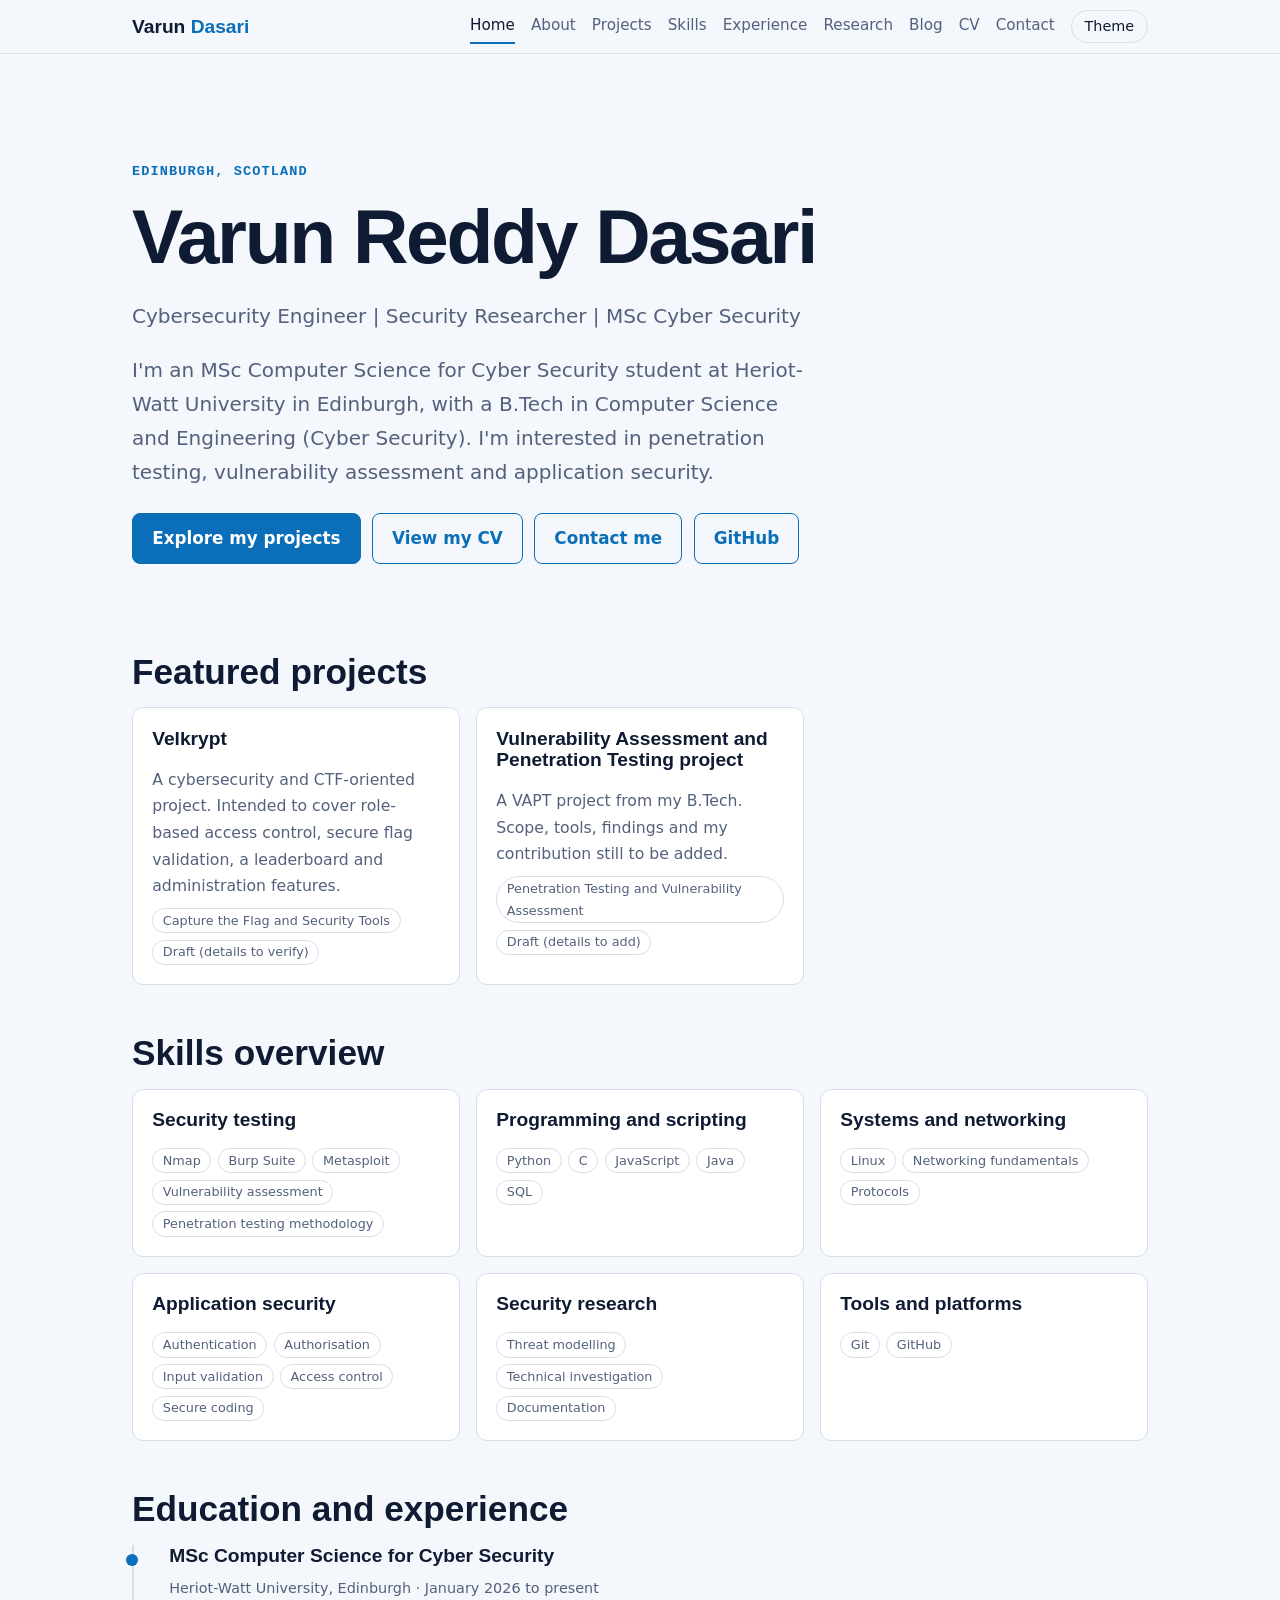
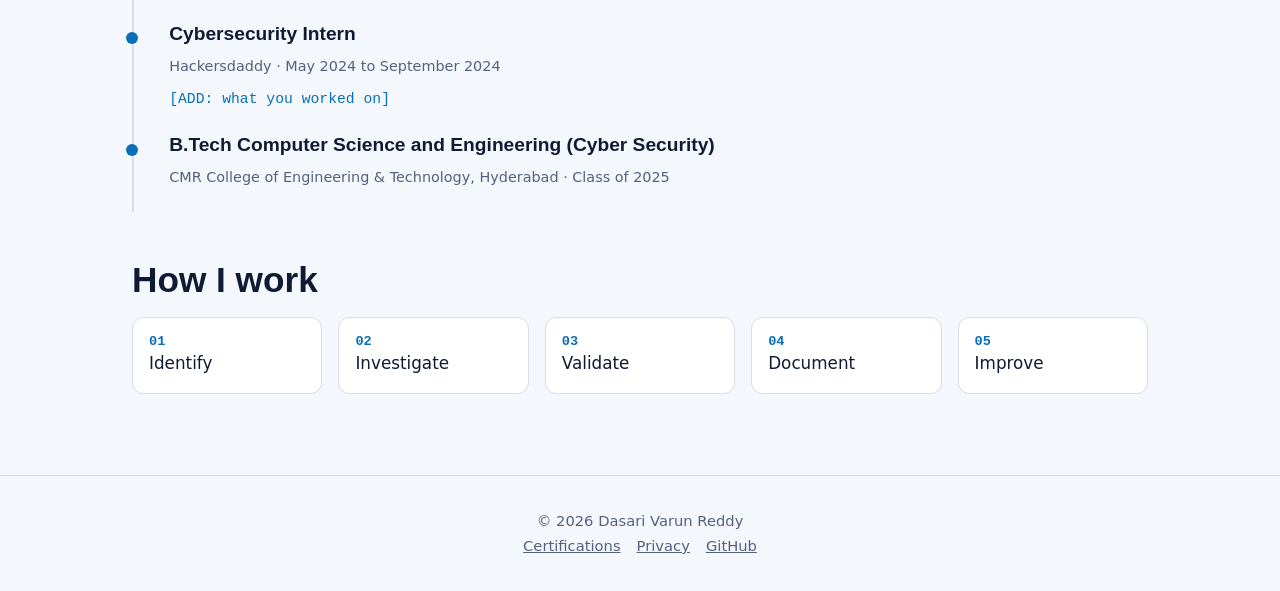
<file: index.html>
<!DOCTYPE html>
<html lang="en"><head><meta charset="utf-8"><meta name="viewport" content="width=device-width,initial-scale=1">
<meta http-equiv="Content-Security-Policy" content="default-src 'none'; script-src 'self'; style-src 'self' https://fonts.googleapis.com; font-src https://fonts.gstatic.com; img-src 'self' data:; connect-src 'self' https://api.github.com; base-uri 'none'; form-action 'none'">
<meta name="referrer" content="strict-origin-when-cross-origin">
<title>Home · Varun Dasari</title>
<meta name="description" content="Varun Dasari, MSc Cyber Security student in Edinburgh. Home.">
<link rel="icon" href="data:image/svg+xml,%3Csvg xmlns='http://www.w3.org/2000/svg' viewBox='0 0 32 32'%3E%3Crect width='32' height='32' rx='7' fill='%230a1020'/%3E%3Ctext x='16' y='22' font-size='16' font-family='sans-serif' font-weight='700' fill='%234cc9f0' text-anchor='middle'%3EVD%3C/text%3E%3C/svg%3E">
<link href="https://fonts.googleapis.com/css2?family=Bricolage+Grotesque:wght@600;800&family=Figtree:wght@400;500;600&display=swap" rel="stylesheet">
<link rel="stylesheet" href="styles.css"></head>
<body data-page="home"><a class="skip" href="#main">Skip to content</a>
<main id="main"><div class="wrap" id="app"><noscript>This site needs JavaScript enabled.</noscript></div></main>
<script src="site.js" defer></script></body></html>
</file>
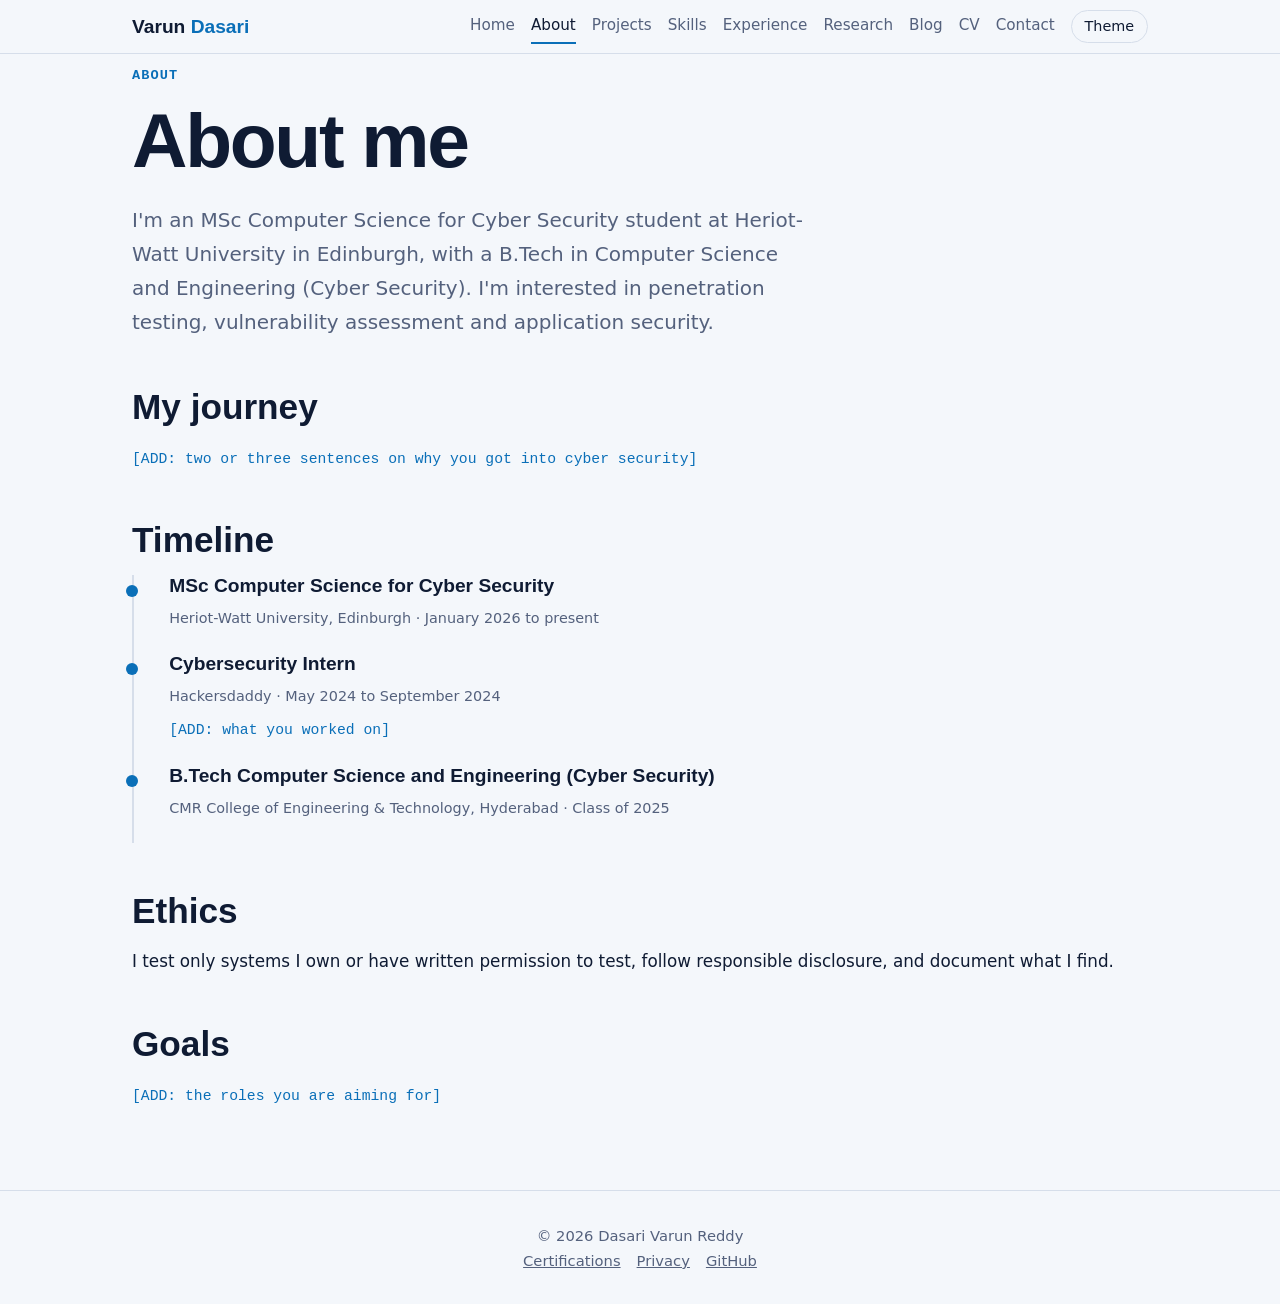
<file: about.html>
<!DOCTYPE html>
<html lang="en"><head><meta charset="utf-8"><meta name="viewport" content="width=device-width,initial-scale=1">
<meta http-equiv="Content-Security-Policy" content="default-src 'none'; script-src 'self'; style-src 'self' https://fonts.googleapis.com; font-src https://fonts.gstatic.com; img-src 'self' data:; connect-src 'self' https://api.github.com; base-uri 'none'; form-action 'none'">
<meta name="referrer" content="strict-origin-when-cross-origin">
<title>About · Varun Reddy Dasari</title>
<meta name="description" content="Varun Dasari, MSc Cyber Security student in Edinburgh. About.">
<link rel="icon" href="data:image/svg+xml,%3Csvg xmlns='http://www.w3.org/2000/svg' viewBox='0 0 32 32'%3E%3Crect width='32' height='32' rx='7' fill='%230a1020'/%3E%3Ctext x='16' y='22' font-size='16' font-family='sans-serif' font-weight='700' fill='%234cc9f0' text-anchor='middle'%3EVD%3C/text%3E%3C/svg%3E">
<link href="https://fonts.googleapis.com/css2?family=Bricolage+Grotesque:wght@600;800&family=Figtree:wght@400;500;600&display=swap" rel="stylesheet">
<link rel="stylesheet" href="styles.css"></head>
<body data-page="about"><a class="skip" href="#main">Skip to content</a>
<main id="main"><div class="wrap" id="app"><noscript>This site needs JavaScript enabled.</noscript></div></main>
<script src="site.js" defer></script></body></html>
</file>
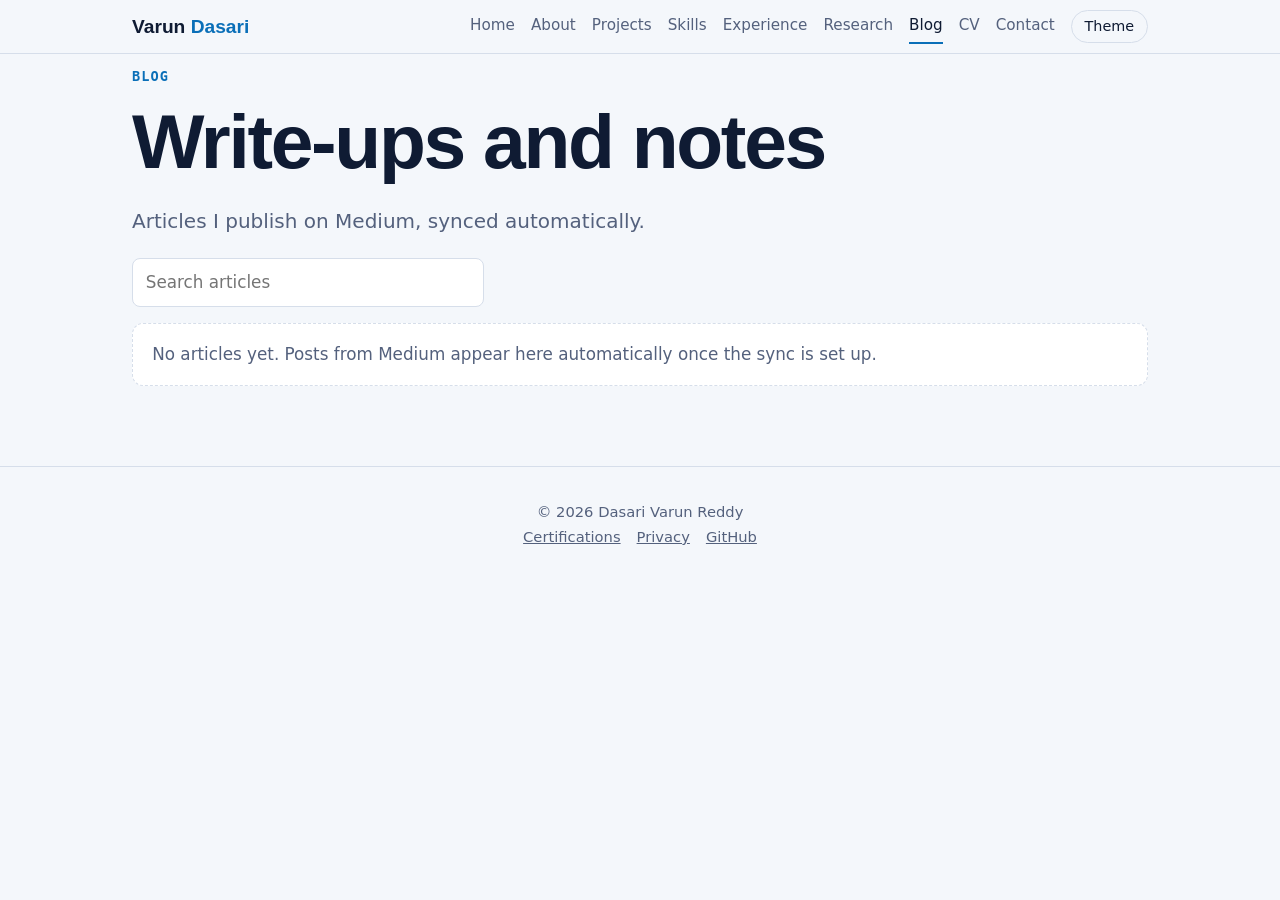
<file: blog.html>
<!DOCTYPE html>
<html lang="en"><head><meta charset="utf-8"><meta name="viewport" content="width=device-width,initial-scale=1">
<meta http-equiv="Content-Security-Policy" content="default-src 'none'; script-src 'self'; style-src 'self' https://fonts.googleapis.com; font-src https://fonts.gstatic.com; img-src 'self' data:; connect-src 'self' https://api.github.com; base-uri 'none'; form-action 'none'">
<meta name="referrer" content="strict-origin-when-cross-origin">
<title>Blog · Varun Dasari</title>
<meta name="description" content="Varun Dasari, MSc Cyber Security student in Edinburgh. Blog.">
<link rel="icon" href="data:image/svg+xml,%3Csvg xmlns='http://www.w3.org/2000/svg' viewBox='0 0 32 32'%3E%3Crect width='32' height='32' rx='7' fill='%230a1020'/%3E%3Ctext x='16' y='22' font-size='16' font-family='sans-serif' font-weight='700' fill='%234cc9f0' text-anchor='middle'%3EVD%3C/text%3E%3C/svg%3E">
<link href="https://fonts.googleapis.com/css2?family=Bricolage+Grotesque:wght@600;800&family=Figtree:wght@400;500;600&display=swap" rel="stylesheet">
<link rel="stylesheet" href="styles.css"></head>
<body data-page="blog"><a class="skip" href="#main">Skip to content</a>
<main id="main"><div class="wrap" id="app"><noscript>This site needs JavaScript enabled.</noscript></div></main>
<script src="site.js" defer></script></body></html>
</file>
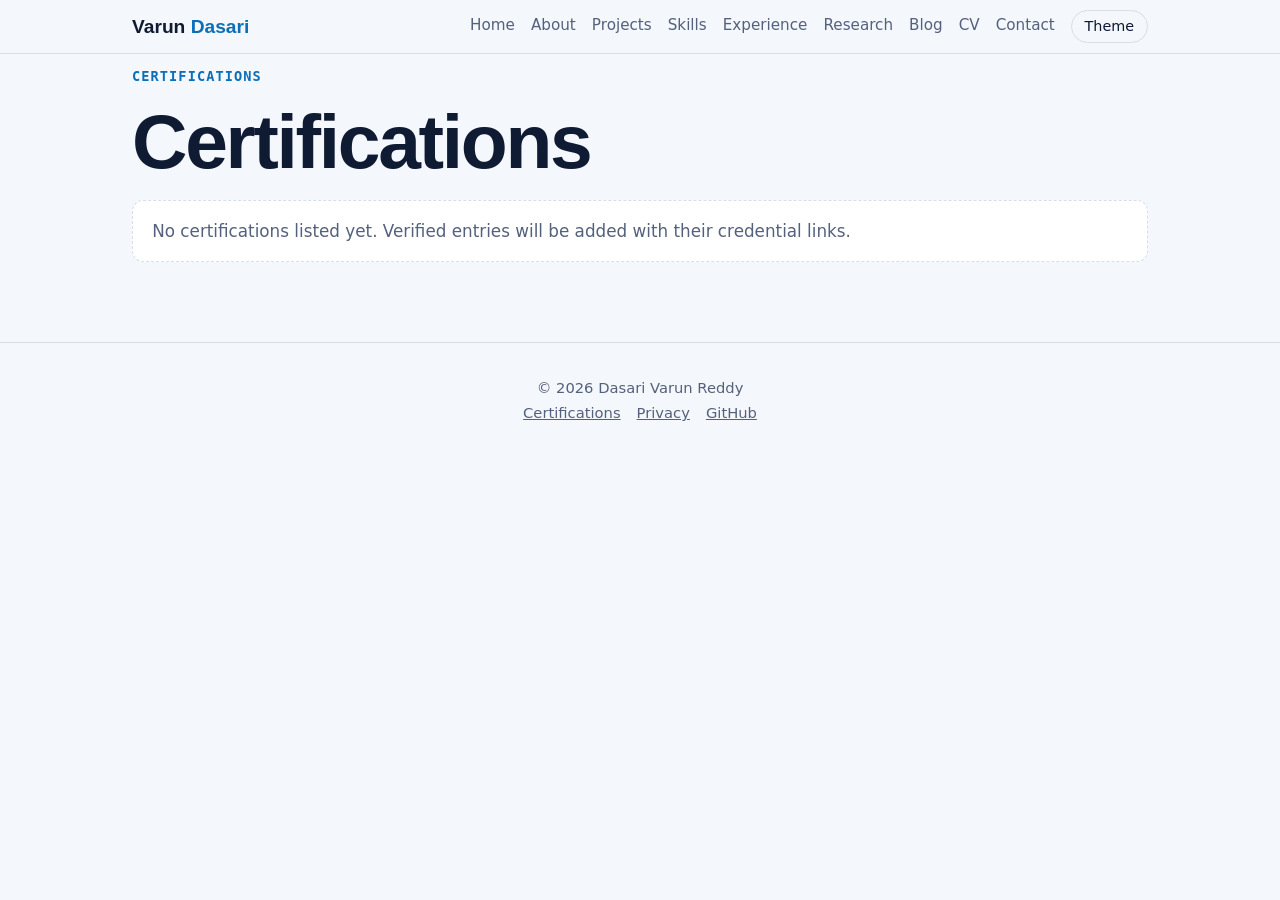
<file: certifications.html>
<!DOCTYPE html>
<html lang="en"><head><meta charset="utf-8"><meta name="viewport" content="width=device-width,initial-scale=1">
<meta http-equiv="Content-Security-Policy" content="default-src 'none'; script-src 'self'; style-src 'self' https://fonts.googleapis.com; font-src https://fonts.gstatic.com; img-src 'self' data:; connect-src 'self' https://api.github.com; base-uri 'none'; form-action 'none'">
<meta name="referrer" content="strict-origin-when-cross-origin">
<title>Certifications · Varun Dasari</title>
<meta name="description" content="Varun Dasari, MSc Cyber Security student in Edinburgh. Certifications.">
<link rel="icon" href="data:image/svg+xml,%3Csvg xmlns='http://www.w3.org/2000/svg' viewBox='0 0 32 32'%3E%3Crect width='32' height='32' rx='7' fill='%230a1020'/%3E%3Ctext x='16' y='22' font-size='16' font-family='sans-serif' font-weight='700' fill='%234cc9f0' text-anchor='middle'%3EVD%3C/text%3E%3C/svg%3E">
<link href="https://fonts.googleapis.com/css2?family=Bricolage+Grotesque:wght@600;800&family=Figtree:wght@400;500;600&display=swap" rel="stylesheet">
<link rel="stylesheet" href="styles.css"></head>
<body data-page="certifications"><a class="skip" href="#main">Skip to content</a>
<main id="main"><div class="wrap" id="app"><noscript>This site needs JavaScript enabled.</noscript></div></main>
<script src="site.js" defer></script></body></html>
</file>
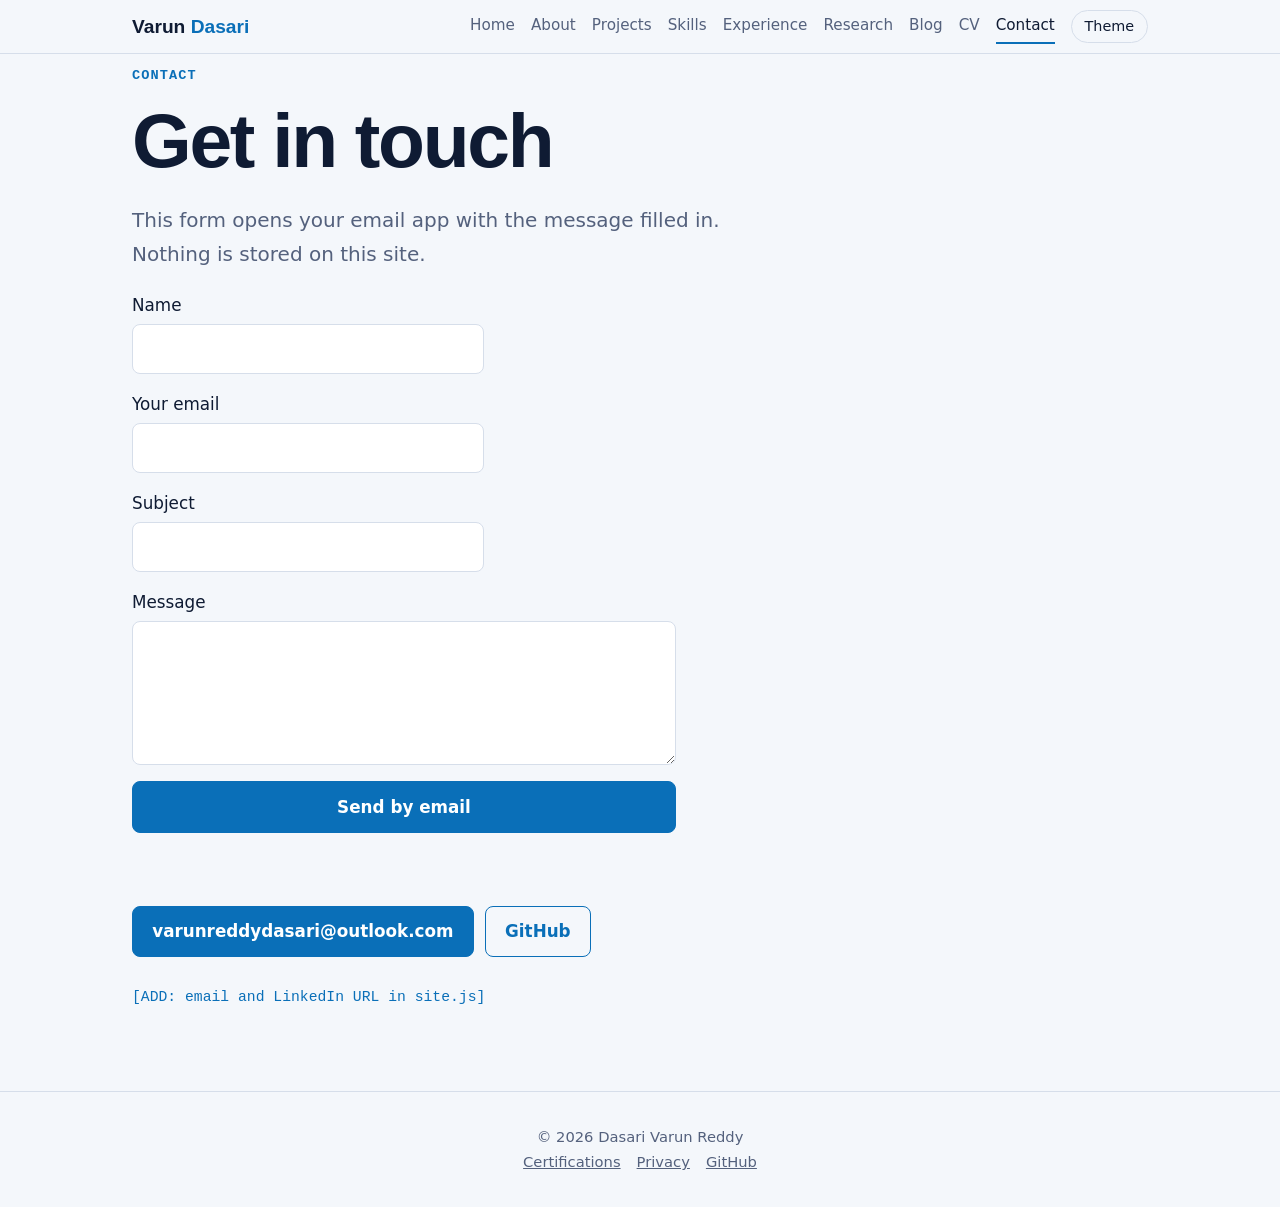
<file: contact.html>
<!DOCTYPE html>
<html lang="en"><head><meta charset="utf-8"><meta name="viewport" content="width=device-width,initial-scale=1">
<meta http-equiv="Content-Security-Policy" content="default-src 'none'; script-src 'self'; style-src 'self' https://fonts.googleapis.com; font-src https://fonts.gstatic.com; img-src 'self' data:; connect-src 'self' https://api.github.com; base-uri 'none'; form-action 'none'">
<meta name="referrer" content="strict-origin-when-cross-origin">
<title>Contact · Varun Dasari</title>
<meta name="description" content="Varun Dasari, MSc Cyber Security student in Edinburgh. Contact.">
<link rel="icon" href="data:image/svg+xml,%3Csvg xmlns='http://www.w3.org/2000/svg' viewBox='0 0 32 32'%3E%3Crect width='32' height='32' rx='7' fill='%230a1020'/%3E%3Ctext x='16' y='22' font-size='16' font-family='sans-serif' font-weight='700' fill='%234cc9f0' text-anchor='middle'%3EVD%3C/text%3E%3C/svg%3E">
<link href="https://fonts.googleapis.com/css2?family=Bricolage+Grotesque:wght@600;800&family=Figtree:wght@400;500;600&display=swap" rel="stylesheet">
<link rel="stylesheet" href="styles.css"></head>
<body data-page="contact"><a class="skip" href="#main">Skip to content</a>
<main id="main"><div class="wrap" id="app"><noscript>This site needs JavaScript enabled.</noscript></div></main>
<script src="site.js" defer></script></body></html>
</file>
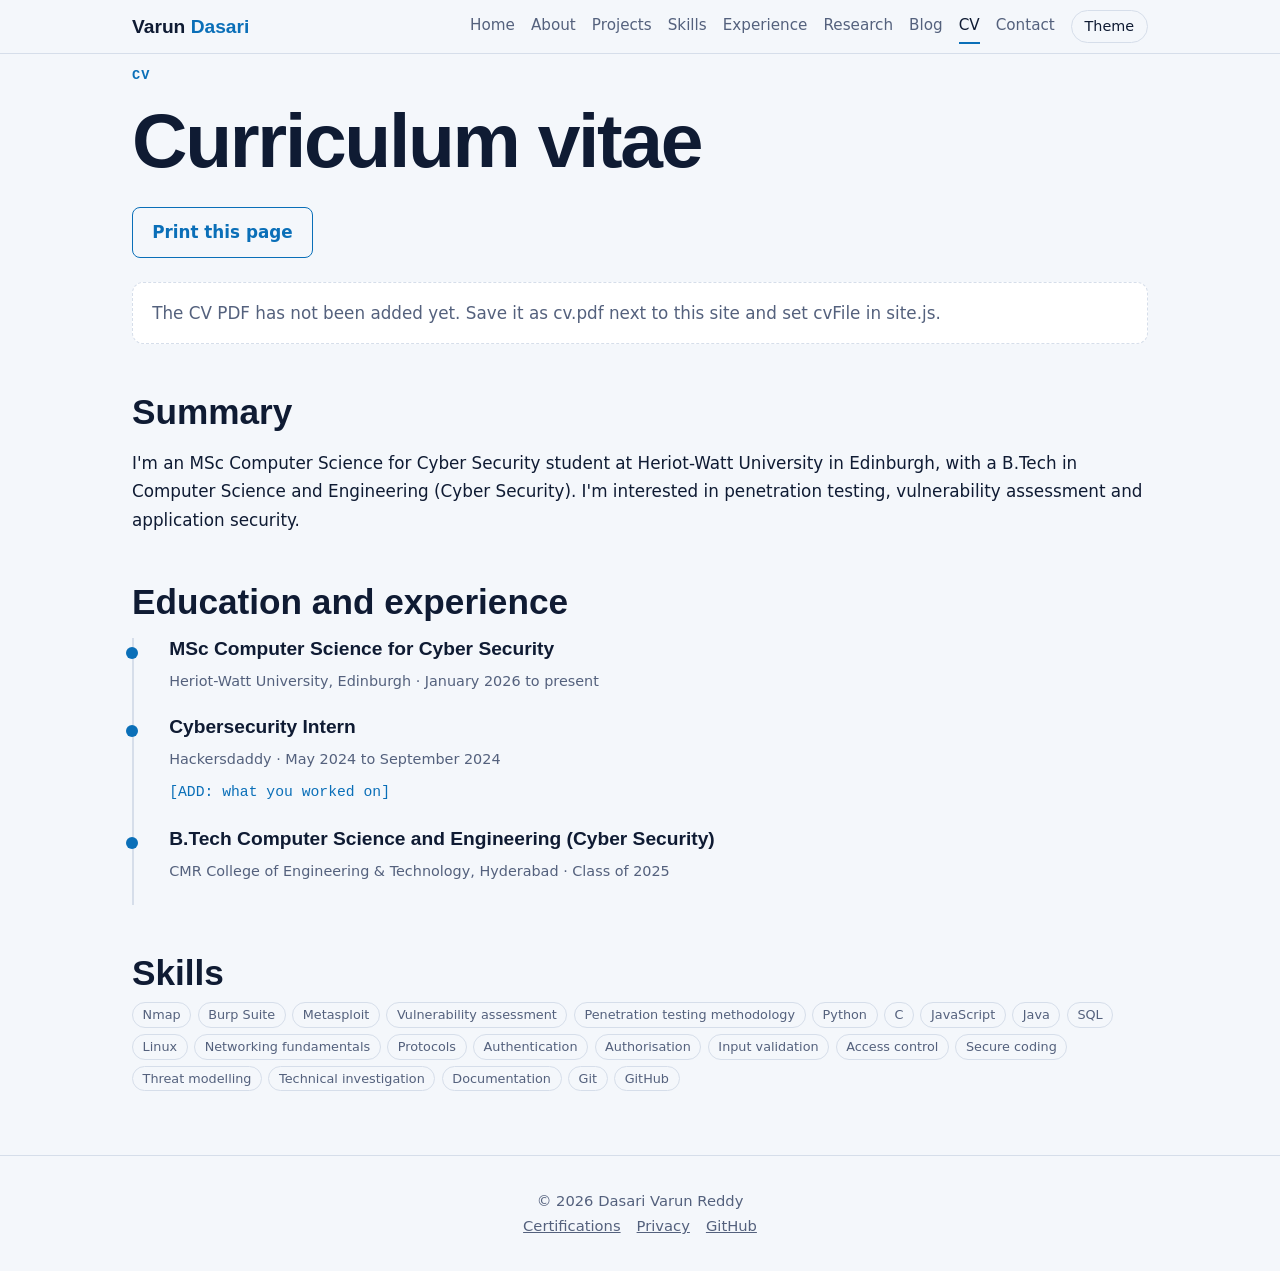
<file: cv.html>
<!DOCTYPE html>
<html lang="en"><head><meta charset="utf-8"><meta name="viewport" content="width=device-width,initial-scale=1">
<meta http-equiv="Content-Security-Policy" content="default-src 'none'; script-src 'self'; style-src 'self' https://fonts.googleapis.com; font-src https://fonts.gstatic.com; img-src 'self' data:; connect-src 'self' https://api.github.com; base-uri 'none'; form-action 'none'">
<meta name="referrer" content="strict-origin-when-cross-origin">
<title>CV · Varun Dasari</title>
<meta name="description" content="Varun Dasari, MSc Cyber Security student in Edinburgh. CV.">
<link rel="icon" href="data:image/svg+xml,%3Csvg xmlns='http://www.w3.org/2000/svg' viewBox='0 0 32 32'%3E%3Crect width='32' height='32' rx='7' fill='%230a1020'/%3E%3Ctext x='16' y='22' font-size='16' font-family='sans-serif' font-weight='700' fill='%234cc9f0' text-anchor='middle'%3EVD%3C/text%3E%3C/svg%3E">
<link href="https://fonts.googleapis.com/css2?family=Bricolage+Grotesque:wght@600;800&family=Figtree:wght@400;500;600&display=swap" rel="stylesheet">
<link rel="stylesheet" href="styles.css"></head>
<body data-page="cv"><a class="skip" href="#main">Skip to content</a>
<main id="main"><div class="wrap" id="app"><noscript>This site needs JavaScript enabled.</noscript></div></main>
<script src="site.js" defer></script></body></html>
</file>
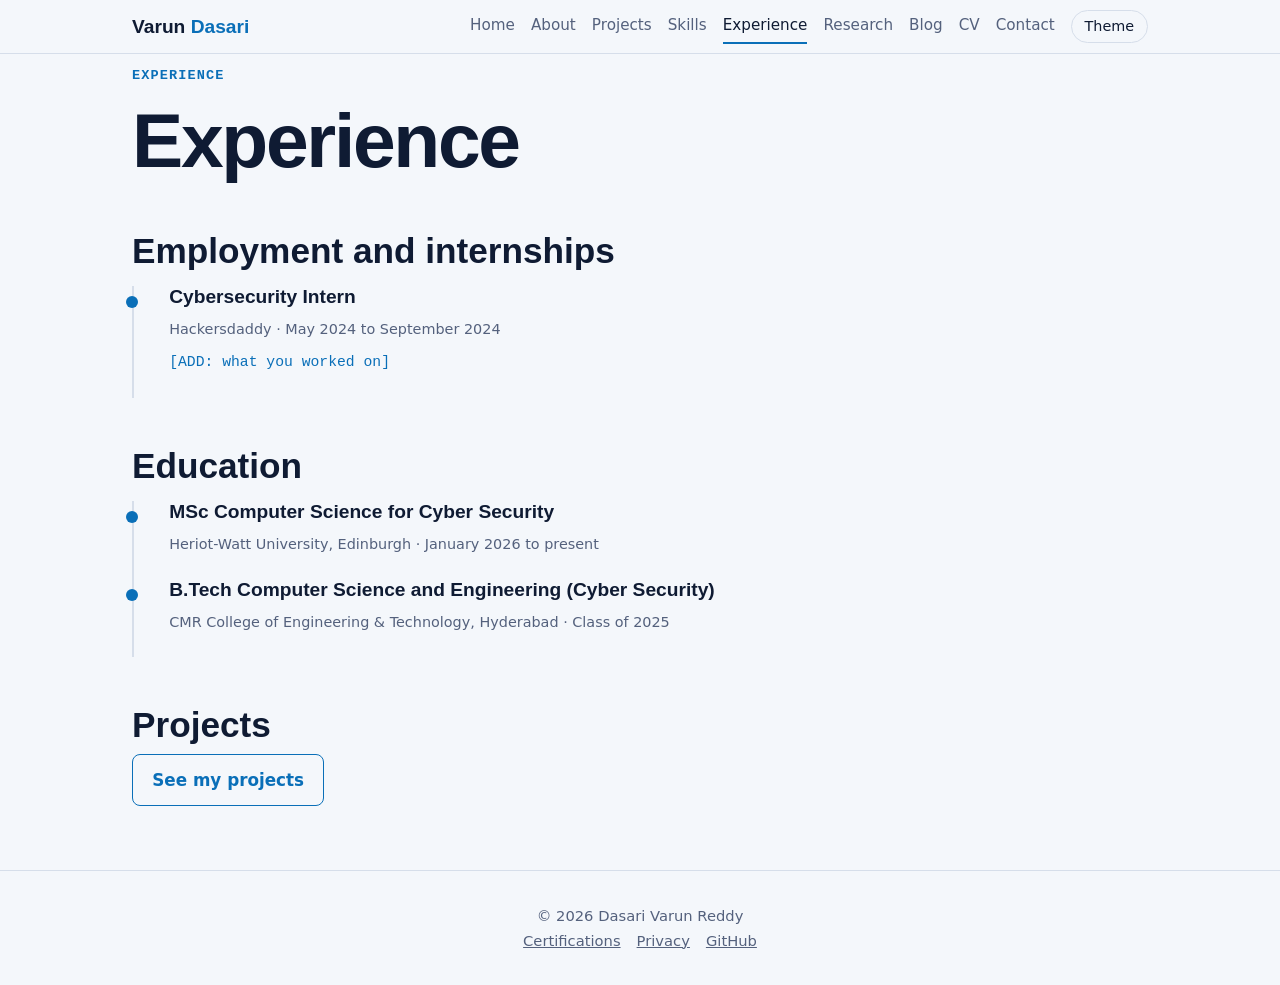
<file: experience.html>
<!DOCTYPE html>
<html lang="en"><head><meta charset="utf-8"><meta name="viewport" content="width=device-width,initial-scale=1">
<meta http-equiv="Content-Security-Policy" content="default-src 'none'; script-src 'self'; style-src 'self' https://fonts.googleapis.com; font-src https://fonts.gstatic.com; img-src 'self' data:; connect-src 'self' https://api.github.com; base-uri 'none'; form-action 'none'">
<meta name="referrer" content="strict-origin-when-cross-origin">
<title>Experience · Varun Dasari</title>
<meta name="description" content="Varun Dasari, MSc Cyber Security student in Edinburgh. Experience.">
<link rel="icon" href="data:image/svg+xml,%3Csvg xmlns='http://www.w3.org/2000/svg' viewBox='0 0 32 32'%3E%3Crect width='32' height='32' rx='7' fill='%230a1020'/%3E%3Ctext x='16' y='22' font-size='16' font-family='sans-serif' font-weight='700' fill='%234cc9f0' text-anchor='middle'%3EVD%3C/text%3E%3C/svg%3E">
<link href="https://fonts.googleapis.com/css2?family=Bricolage+Grotesque:wght@600;800&family=Figtree:wght@400;500;600&display=swap" rel="stylesheet">
<link rel="stylesheet" href="styles.css"></head>
<body data-page="experience"><a class="skip" href="#main">Skip to content</a>
<main id="main"><div class="wrap" id="app"><noscript>This site needs JavaScript enabled.</noscript></div></main>
<script src="site.js" defer></script></body></html>
</file>
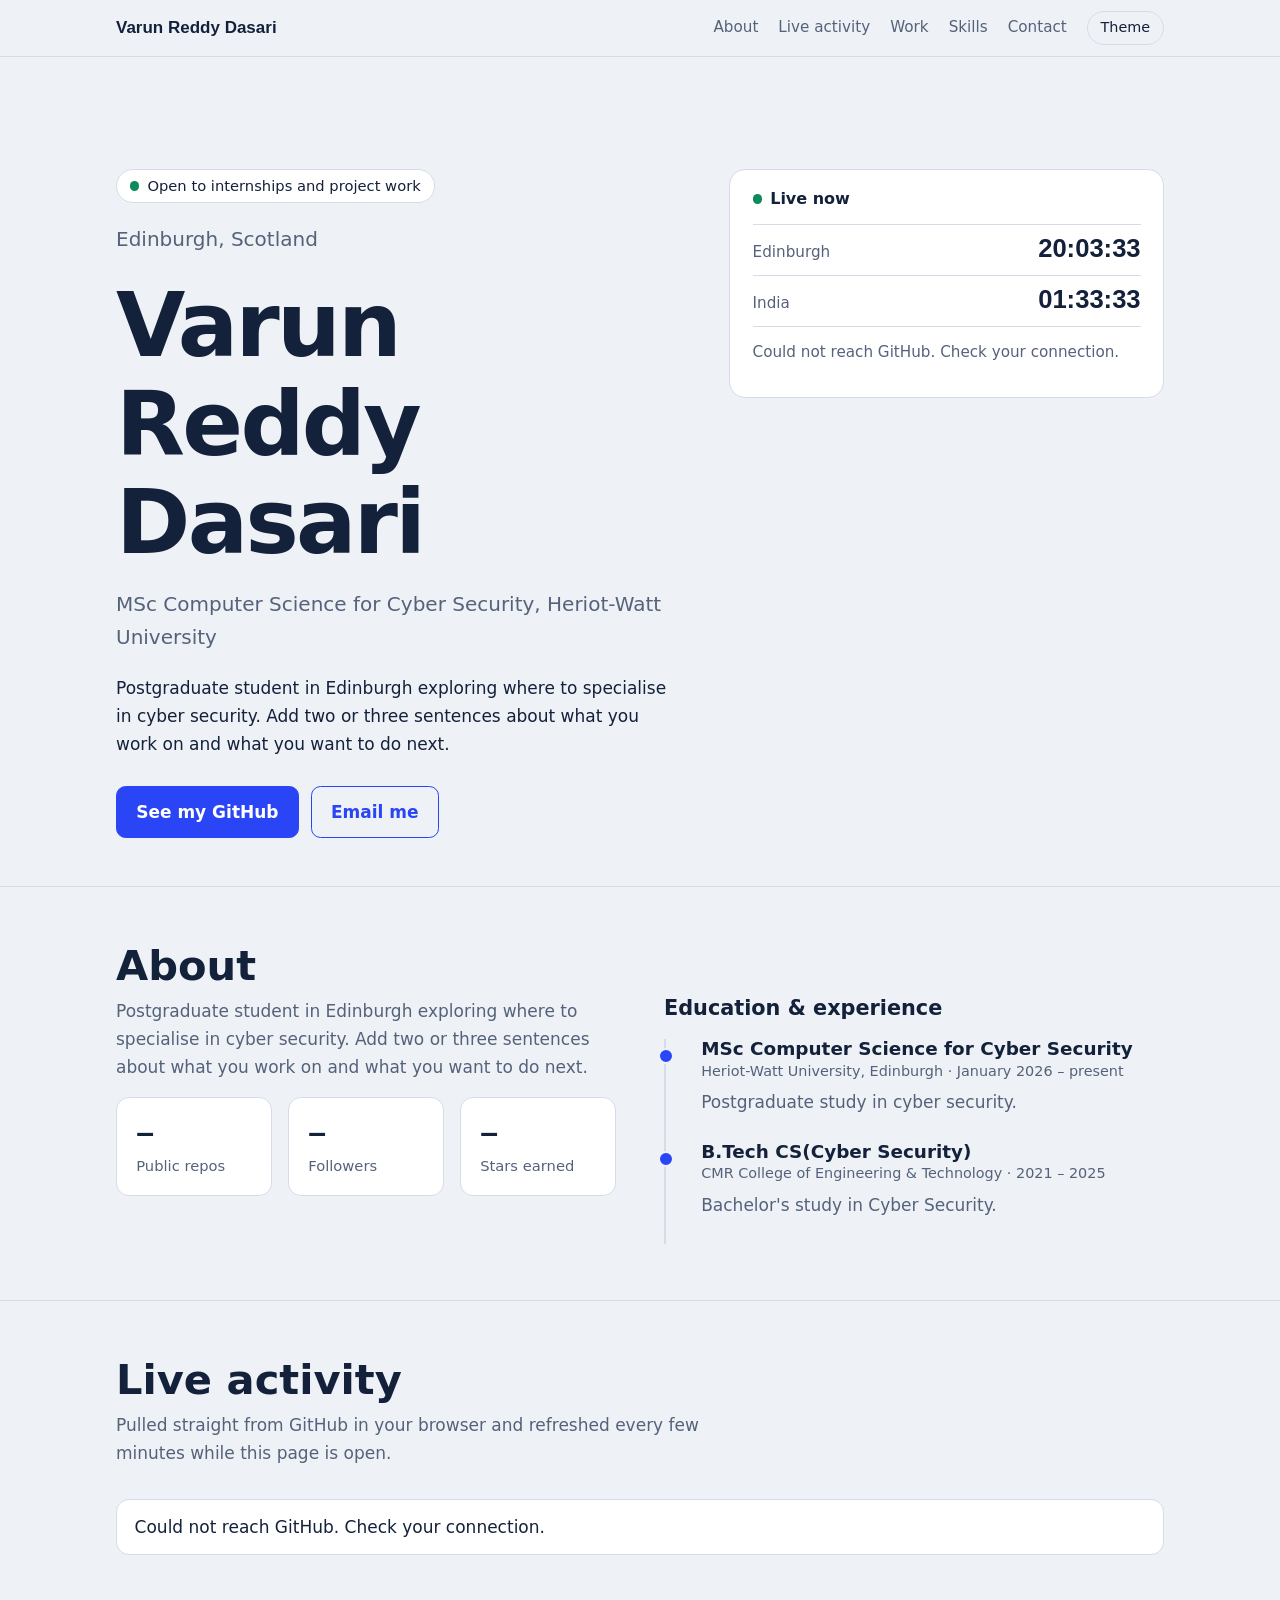
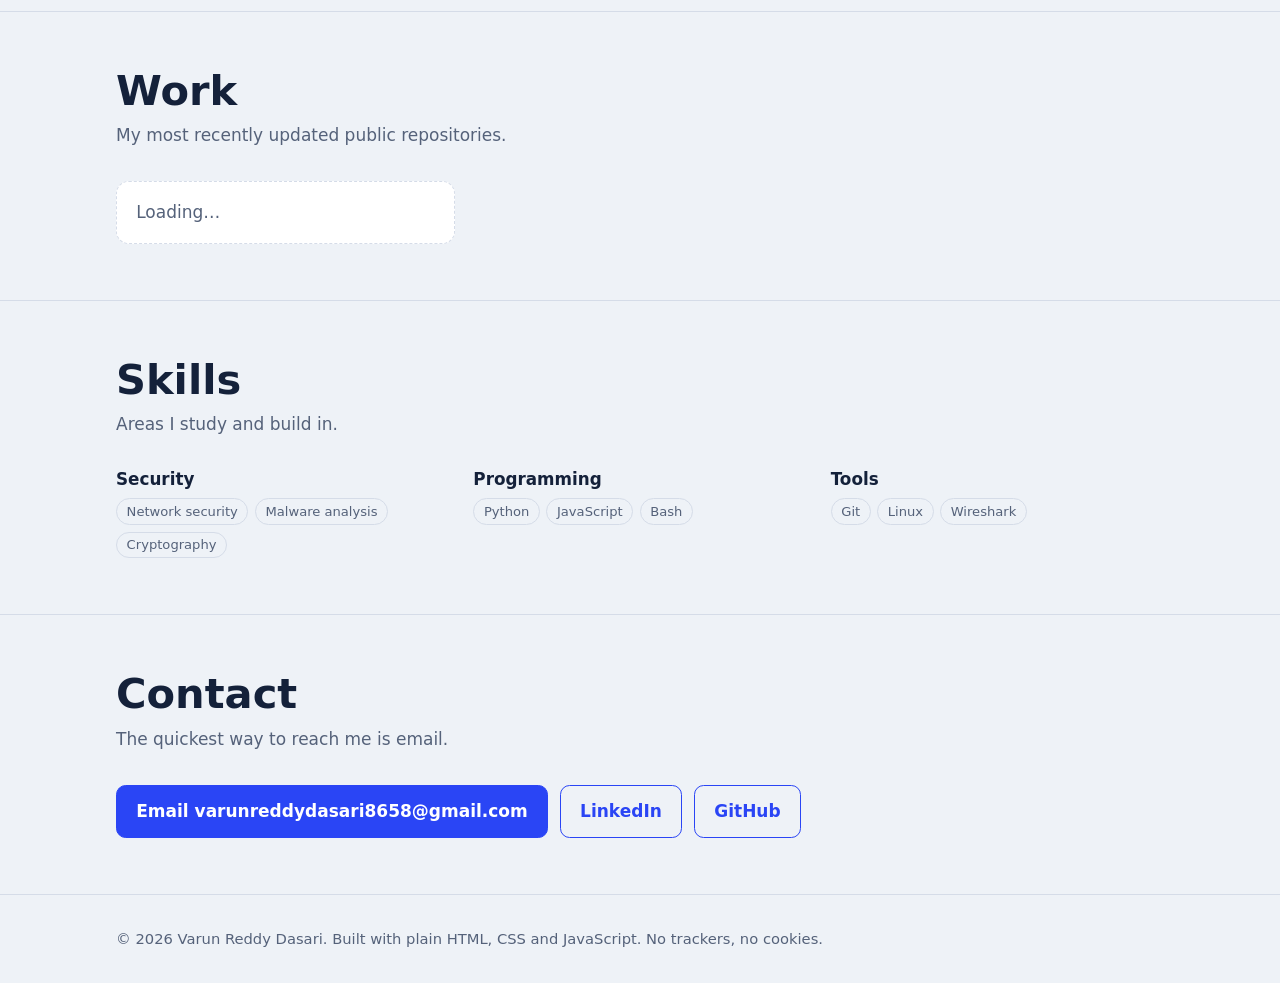
<file: port.html>
<!DOCTYPE html>
<html lang="en">
<head>
<meta charset="utf-8">
<meta name="viewport" content="width=device-width, initial-scale=1">
<meta http-equiv="Content-Security-Policy" content="default-src 'none'; script-src 'unsafe-inline'; style-src 'unsafe-inline' https://fonts.googleapis.com; font-src https://fonts.gstatic.com; img-src 'self' data: https://avatars.githubusercontent.com; connect-src https://api.github.com; base-uri 'none'; form-action 'none'">
<meta name="referrer" content="strict-origin-when-cross-origin">
<title>Your Name · Cyber Security Portfolio</title>
<meta name="description" content="Portfolio of a cyber security postgraduate student, with live activity from GitHub.">
<link rel="preconnect" href="https://fonts.googleapis.com">
<link rel="preconnect" href="https://fonts.gstatic.com" crossorigin>
<link href="https://fonts.googleapis.com/css2?family=Bricolage+Grotesque:wght@500;700;800&family=Figtree:wght@400;500;600&display=swap" rel="stylesheet">
<style>
:root{--bg:#eef2f7;--surface:#fff;--ink:#14213a;--muted:#55627a;--line:#d5dce8;--accent:#2a45f5;--accent-ink:#fff;--ok:#0c8a5b;color-scheme:light}
@media (prefers-color-scheme:dark){:root:not([data-theme="light"]){--bg:#0f1626;--surface:#172036;--ink:#e8edf8;--muted:#9aa8c4;--line:#27334f;--accent:#7e93ff;--accent-ink:#0f1626;--ok:#3fd69b;color-scheme:dark}}
:root[data-theme="dark"]{--bg:#0f1626;--surface:#172036;--ink:#e8edf8;--muted:#9aa8c4;--line:#27334f;--accent:#7e93ff;--accent-ink:#0f1626;--ok:#3fd69b;color-scheme:dark}
*{box-sizing:border-box}
html{scroll-behavior:smooth;scroll-padding-top:5rem}
body{margin:0;background:var(--bg);color:var(--ink);font:400 1.0625rem/1.65 Figtree,system-ui,-apple-system,"Segoe UI",sans-serif}
h1,h2,h3{font-family:"Bricolage Grotesque",Figtree,system-ui,sans-serif;line-height:1.1;margin:0}
a{color:var(--accent)}
:focus-visible{outline:3px solid var(--accent);outline-offset:3px;border-radius:4px}
.wrap{max-width:68rem;margin:0 auto;padding:0 1.25rem}
.skip{position:absolute;left:-999px}.skip:focus{left:1rem;top:1rem;background:var(--surface);padding:.5rem 1rem;z-index:10}
header.bar{position:sticky;top:0;z-index:5;background:color-mix(in srgb,var(--bg) 88%,transparent);backdrop-filter:blur(8px);border-bottom:1px solid var(--line)}
.bar .wrap{display:flex;align-items:center;justify-content:space-between;gap:1rem;min-height:3.5rem}
.brand{font-family:"Bricolage Grotesque",sans-serif;font-weight:800;text-decoration:none;color:var(--ink)}
nav{display:flex;gap:1.25rem;align-items:center;flex-wrap:wrap}
nav a{color:var(--muted);text-decoration:none;font-weight:500;font-size:.95rem}nav a:hover{color:var(--ink)}
button.theme{background:none;border:1px solid var(--line);color:var(--ink);border-radius:999px;padding:.25rem .8rem;font:inherit;font-size:.9rem;cursor:pointer}
.hero{padding:clamp(3rem,9vw,7rem) 0 3rem}
.hero .grid{display:grid;grid-template-columns:1.3fr 1fr;gap:3rem;align-items:start}
.hero h1{font-size:clamp(2.8rem,8vw,5.6rem);font-weight:800;letter-spacing:-.03em}
.role{font-size:1.25rem;color:var(--muted);margin:1rem 0 1.25rem;font-weight:500}
.bio{max-width:38rem;margin:0 0 1.75rem}
.btns{display:flex;gap:.75rem;flex-wrap:wrap}
.btn{display:inline-block;padding:.7rem 1.2rem;border-radius:.6rem;font-weight:600;text-decoration:none;border:1px solid var(--accent)}
.btn.p{background:var(--accent);color:var(--accent-ink)}.btn.s{color:var(--accent)}
.board{background:var(--surface);border:1px solid var(--line);border-radius:1rem;padding:1.25rem 1.4rem}
.board h2{font-size:1rem;display:flex;align-items:center;gap:.5rem;margin-bottom:1rem}
.dot{width:.6rem;height:.6rem;border-radius:50%;background:var(--ok);animation:pulse 2s infinite}
@keyframes pulse{50%{opacity:.3}}
.clk{display:flex;justify-content:space-between;align-items:baseline;padding:.6rem 0;border-top:1px solid var(--line)}
.clk span:first-child{color:var(--muted);font-size:.95rem}
.clk b{font:700 1.6rem "Bricolage Grotesque",sans-serif;font-variant-numeric:tabular-nums}
.last{border-top:1px solid var(--line);padding-top:.8rem;font-size:.95rem;color:var(--muted);min-height:3.2rem}
section{padding:3.5rem 0;border-top:1px solid var(--line)}
section>.wrap>h2{font-size:clamp(1.8rem,4vw,2.6rem);margin-bottom:.5rem}
.sub{color:var(--muted);margin:0 0 2rem;max-width:40rem}
.cards{display:grid;grid-template-columns:repeat(auto-fill,minmax(17rem,1fr));gap:1rem}
.card{background:var(--surface);border:1px solid var(--line);border-radius:.8rem;padding:1.2rem;display:flex;flex-direction:column;gap:.5rem}
.card h3{font-size:1.2rem}.card p{margin:0;color:var(--muted);font-size:.98rem}
.meta{margin-top:auto;padding-top:.5rem;font-size:.88rem;color:var(--muted);display:flex;gap:1rem;flex-wrap:wrap}
.tag{font-size:.82rem;border:1px solid var(--line);border-radius:999px;padding:.1rem .6rem;color:var(--muted)}
.tags{display:flex;gap:.4rem;flex-wrap:wrap}
.feed{list-style:none;margin:0;padding:0;border:1px solid var(--line);border-radius:.8rem;background:var(--surface)}
.feed li{padding:.8rem 1.1rem;border-top:1px solid var(--line);display:flex;justify-content:space-between;gap:1rem;flex-wrap:wrap}
.feed li:first-child{border-top:0}
.feed time{color:var(--muted);font-size:.9rem;white-space:nowrap}
.note{border:1px dashed var(--line);border-radius:.8rem;padding:1rem 1.2rem;color:var(--muted);background:var(--surface)}
.skills{display:grid;grid-template-columns:repeat(auto-fit,minmax(14rem,1fr));gap:1.5rem}
.skills h3{font-size:1.05rem;margin-bottom:.6rem}
footer{border-top:1px solid var(--line);padding:2rem 0;color:var(--muted);font-size:.92rem}
h3 a{color:var(--ink);text-decoration:none}h3 a:hover{text-decoration:underline}
.badge{display:inline-flex;align-items:center;gap:.5rem;border:1px solid var(--line);background:var(--surface);border-radius:999px;padding:.25rem .8rem;font-size:.92rem;margin-bottom:1.25rem}
.who{display:flex;align-items:center;gap:1rem;margin-bottom:1.25rem}
.avatar{width:5rem;height:5rem;border-radius:50%;border:2px solid var(--line);background:var(--surface);object-fit:cover;display:none}
.avatar.on{display:block}
.stats{display:grid;grid-template-columns:repeat(auto-fit,minmax(9rem,1fr));gap:1rem;margin-bottom:2.5rem}
.stat{background:var(--surface);border:1px solid var(--line);border-radius:.8rem;padding:1rem 1.2rem}
.stat b{display:block;font:800 2rem "Bricolage Grotesque",sans-serif;font-variant-numeric:tabular-nums}
.stat span{color:var(--muted);font-size:.92rem}
.about{display:grid;grid-template-columns:1fr 1fr;gap:3rem}
.tl{list-style:none;margin:0;padding:0 0 0 1.2rem;border-left:2px solid var(--line)}
.tl li{position:relative;padding:0 0 1.6rem 1rem}
.tl li::before{content:"";position:absolute;left:-1.7rem;top:.55rem;width:.75rem;height:.75rem;border-radius:50%;background:var(--accent);border:2px solid var(--bg)}
.tl h3{font-size:1.15rem}.tl .when{color:var(--muted);font-size:.9rem}.tl p{margin:.3rem 0 0;color:var(--muted)}
@media(max-width:52rem){.about{grid-template-columns:1fr;gap:2rem}}
@media(max-width:52rem){.hero .grid{grid-template-columns:1fr;gap:2rem}nav{gap:.8rem}}
@media(prefers-reduced-motion:reduce){*{animation:none!important;scroll-behavior:auto!important}}
</style>
</head>
<body>
<a class="skip" href="#main">Skip to content</a>
<header class="bar"><div class="wrap">
  <a class="brand" href="#top" id="brand">Your Name</a>
  <nav aria-label="Main">
    <a href="#about">About</a><a href="#live">Live activity</a><a href="#work">Work</a><a href="#skills">Skills</a><a href="#contact">Contact</a>
    <button class="theme" id="theme" type="button" aria-label="Switch colour theme">Theme</button>
  </nav>
</div></header>

<main id="main">
<div class="hero" id="top"><div class="wrap grid">
  <div>
    <div class="badge" id="avail" hidden><span class="dot" aria-hidden="true"></span><span id="availt"></span></div>
    <div class="who"><img class="avatar" id="avatar" alt="" width="80" height="80"><div class="role" style="margin:0" id="loc"></div></div>
    <h1 id="name">Your Name</h1>
    <p class="role" id="role"></p>
    <p class="bio" id="bio"></p>
    <div class="btns" id="cta"></div>
  </div>
  <aside class="board" aria-label="Live status">
    <h2><span class="dot" aria-hidden="true"></span>Live now</h2>
    <div class="clk"><span id="tz1l"></span><b id="tz1" aria-live="off">--:--:--</b></div>
    <div class="clk"><span id="tz2l"></span><b id="tz2" aria-live="off">--:--:--</b></div>
    <div class="last" id="last">Checking GitHub…</div>
  </aside>
</div></div>

<section id="about"><div class="wrap">
  <h2>About</h2>
  <div class="about">
    <div>
      <p class="sub" style="margin-bottom:1rem" id="about1"></p>
      <div class="stats" id="stats" hidden>
        <div class="stat"><b id="s1">–</b><span>Public repos</span></div>
        <div class="stat"><b id="s2">–</b><span>Followers</span></div>
        <div class="stat"><b id="s3">–</b><span>Stars earned</span></div>
      </div>
    </div>
    <div><h3 style="margin-bottom:1.2rem;font-size:1.3rem">Education &amp; experience</h3><ol class="tl" id="tl"></ol></div>
  </div>
</div></section>

<section id="live"><div class="wrap">
  <h2>Live activity</h2>
  <p class="sub">Pulled straight from GitHub in your browser and refreshed every few minutes while this page is open.</p>
  <ul class="feed" id="feed" aria-live="polite"><li>Loading…</li></ul>
</div></section>

<section id="work"><div class="wrap">
  <h2>Work</h2>
  <p class="sub" id="worksub"></p>
  <div class="cards" id="featured"></div>
  <h3 style="margin:2.5rem 0 1rem;font-size:1.3rem" id="repoh">Latest repositories</h3>
  <div class="cards" id="repos"><div class="note">Loading…</div></div>
</div></section>

<section id="skills"><div class="wrap">
  <h2>Skills</h2>
  <p class="sub">Areas I study and build in.</p>
  <div class="skills" id="skillgrid"></div>
</div></section>

<section id="contact"><div class="wrap">
  <h2>Contact</h2>
  <p class="sub">The quickest way to reach me is email.</p>
  <div class="btns" id="contacts"></div>
</div></section>
</main>

<footer><div class="wrap">© <span id="yr"></span> <span id="fname"></span>. Built with plain HTML, CSS and JavaScript. No trackers, no cookies.</div></footer>

<script>
/* ============ EDIT THIS BLOCK ONLY ============ */
const CONFIG = {
  name: "Varun Reddy Dasari",
  role: "MSc Computer Science for Cyber Security, Heriot-Watt University",
  bio: "Postgraduate student in Edinburgh exploring where to specialise in cyber security. Add two or three sentences about what you work on and what you want to do next.",
  location: "Edinburgh, Scotland",
  available: "Open to internships and project work",   // leave "" to hide the badge
  about: "",   // a longer paragraph about you. Leave "" to reuse the bio above.
  timeline: [
    { title: "MSc Computer Science for Cyber Security", where: "Heriot-Watt University, Edinburgh", when: "January 2026 – present", text: "Postgraduate study in cyber security." },
    { title: "B.Tech CS(Cyber Security)", where: "CMR College of Engineering & Technology", when: "2021 – 2025", text: "Bachelor's study in Cyber Security."}
    // { title: "Your previous degree or job", where: "Where", when: "2021 – 2025", text: "One line on what you did." }

  ],
  github: "dasarivarunreddy",                       // your GitHub username, e.g. "octocat". Enables all live sections.
  email: "varunreddydasari8658@gmail.com",                        // e.g. "you@example.com"
  linkedin: "https://www.linkedin.com/in/varunreddydasari",                     // full URL, e.g. "https://www.linkedin.com/in/yourname"
  cvUrl: "",                        // e.g. "cv.pdf" (put the file next to index.html)
  clocks: [
    { label: "Edinburgh", tz: "Europe/London" },
    { label: "India",     tz: "Asia/Kolkata" }
  ],
  refreshSeconds: 180,
  featured: [
    // { title: "Project name", description: "What it does and what you learned.", tags: ["Python","Malware analysis"], url: "https://github.com/you/repo" }
  ],
  skills: {
    "Security":    ["Network security","Malware analysis","Cryptography"],
    "Programming": ["Python","JavaScript","Bash"],
    "Tools":       ["Git","Linux","Wireshark"]
  }
};
/* ============================================== */

const $ = id => document.getElementById(id);
const el = (tag, props = {}, kids = []) => {
  const n = document.createElement(tag);
  for (const [k, v] of Object.entries(props)) k === "text" ? n.textContent = v : n.setAttribute(k, v);
  kids.forEach(c => n.append(c));
  return n;
};
const safeUrl = u => { try { const x = new URL(u, location.href); return ["http:", "https:"].includes(x.protocol) ? x.href : null; } catch { return null; } };

/* Identity */
document.title = CONFIG.name + " · Cyber Security Portfolio";
$("brand").textContent = $("name").textContent = $("fname").textContent = CONFIG.name;
$("role").textContent = CONFIG.role;
$("bio").textContent = CONFIG.bio;
$("yr").textContent = new Date().getFullYear();

$("loc").textContent = CONFIG.location;
$("about1").textContent = CONFIG.about || CONFIG.bio;
if (CONFIG.available) { $("avail").hidden = false; $("availt").textContent = CONFIG.available; }
CONFIG.timeline.forEach(t => $("tl").append(el("li", {}, [el("h3", { text: t.title }), el("div", { class: "when", text: t.where + " · " + t.when }), el("p", { text: t.text || "" })])));

/* Buttons */
const gh = /^[A-Za-z0-9-]{1,39}$/.test(CONFIG.github) ? CONFIG.github : "";
const cta = $("cta"), contacts = $("contacts");
const link = (t, href, cls) => el("a", { class: "btn " + cls, href, rel: "noopener noreferrer", text: t });
if (gh) cta.append(link("See my GitHub", "https://github.com/" + gh, "p"));
if (CONFIG.email) cta.append(link("Email me", "mailto:" + CONFIG.email, gh ? "s" : "p"));
if (CONFIG.cvUrl && safeUrl(CONFIG.cvUrl)) cta.append(link("Download CV", safeUrl(CONFIG.cvUrl), "s"));
if (CONFIG.email) contacts.append(link("Email " + CONFIG.email, "mailto:" + CONFIG.email, "p"));
const li = safeUrl(CONFIG.linkedin); if (li) contacts.append(link("LinkedIn", li, "s"));
if (gh) contacts.append(link("GitHub", "https://github.com/" + gh, "s"));
if (!contacts.children.length) contacts.append(el("div", { class: "note", text: "Add your email, LinkedIn or GitHub in the CONFIG block at the bottom of index.html and they will appear here." }));

/* Live clocks (Intl, no network) */
const clocks = CONFIG.clocks.slice(0, 2).map((c, i) => {
  $("tz" + (i + 1) + "l").textContent = c.label;
  return { node: $("tz" + (i + 1)), fmt: new Intl.DateTimeFormat("en-GB", { timeZone: c.tz, hour: "2-digit", minute: "2-digit", second: "2-digit", hour12: false }) };
});
const tick = () => { const d = new Date(); clocks.forEach(c => c.node.textContent = c.fmt.format(d)); };
tick(); setInterval(tick, 1000);

/* Featured projects */
const card = (title, desc, tags, url, meta) => {
  const u = safeUrl(url);
  const h = el("h3", {}, [u ? el("a", { href: u, rel: "noopener noreferrer", text: title }) : document.createTextNode(title)]);
  const kids = [h, el("p", { text: desc || "No description yet." })];
  if (tags && tags.length) kids.push(el("div", { class: "tags" }, tags.map(t => el("span", { class: "tag", text: t }))));
  if (meta) kids.push(el("div", { class: "meta" }, meta.map(m => el("span", { text: m }))));
  return el("article", { class: "card" }, kids);
};
const ws = $("worksub");
if (CONFIG.featured.length) {
  ws.textContent = "Selected projects, then the most recently updated repositories.";
  CONFIG.featured.forEach(p => $("featured").append(card(p.title, p.description, p.tags, p.url)));
} else { ws.textContent = "My most recently updated public repositories."; $("repoh").hidden = true; }

/* Skills */
Object.entries(CONFIG.skills).forEach(([group, items]) =>
  $("skillgrid").append(el("div", {}, [el("h3", { text: group }), el("div", { class: "tags" }, items.map(t => el("span", { class: "tag", text: t })))])));

/* GitHub (live) */
const rtf = new Intl.RelativeTimeFormat("en", { numeric: "auto" });
const ago = iso => {
  const s = (new Date(iso) - Date.now()) / 1000, a = Math.abs(s);
  const [v, u] = a < 3600 ? [s / 60, "minute"] : a < 86400 ? [s / 3600, "hour"] : [s / 86400, "day"];
  return rtf.format(Math.round(v), u);
};
const api = async path => {
  const r = await fetch("https://api.github.com" + path, { headers: { Accept: "application/vnd.github+json" } });
  if (r.status === 403 || r.status === 429) throw new Error("GitHub rate limit reached. It resets within the hour.");
  if (r.status === 404) throw new Error("GitHub user not found. Check the username in CONFIG.");
  if (!r.ok) throw new Error("GitHub returned an error (" + r.status + ").");
  return r.json();
};
const describe = e => {
  const repo = e.repo.name, p = e.payload;
  switch (e.type) {
    case "PushEvent": { const n = p.size || (p.commits || []).length || 1; return "Pushed " + n + " commit" + (n > 1 ? "s" : "") + " to " + repo; }
    case "CreateEvent": return "Created " + p.ref_type + " in " + repo;
    case "PullRequestEvent": return p.action[0].toUpperCase() + p.action.slice(1) + " a pull request in " + repo;
    case "IssuesEvent": return p.action[0].toUpperCase() + p.action.slice(1) + " an issue in " + repo;
    case "WatchEvent": return "Starred " + repo;
    case "ForkEvent": return "Forked " + repo;
    default: return e.type.replace("Event", "") + " in " + repo;
  }
};
async function refresh() {
  if (!gh) {
    const msg = "Add your GitHub username in the CONFIG block of index.html to turn on live activity.";
    $("last").textContent = msg;
    $("feed").replaceChildren(el("li", { text: msg }));
    $("repos").replaceChildren(el("div", { class: "note", text: msg }));
    return;
  }
  try {
    const [events, repos, user, all] = await Promise.all([
      api("/users/" + gh + "/events/public?per_page=10"),
      api("/users/" + gh + "/repos?sort=pushed&per_page=6&type=owner"),
      api("/users/" + gh),
      api("/users/" + gh + "/repos?per_page=100&type=owner")
    ]);
    if (user.avatar_url) { const a = $("avatar"); a.src = user.avatar_url + "&s=160"; a.alt = "Photo of " + CONFIG.name; a.classList.add("on"); }
    $("stats").hidden = false;
    $("s1").textContent = user.public_repos; $("s2").textContent = user.followers;
    $("s3").textContent = all.reduce((n, r) => n + r.stargazers_count, 0);
    $("last").textContent = events.length ? describe(events[0]) + " · " + ago(events[0].created_at) : "No public activity yet.";
    $("feed").replaceChildren(...(events.length ? events.slice(0, 8).map(e => el("li", {}, [el("span", { text: describe(e) }), el("time", { datetime: e.created_at, text: ago(e.created_at) })])) : [el("li", { text: "No public activity yet." })]));
    const list = repos.filter(r => !r.fork);
    $("repos").replaceChildren(...(list.length ? list.map(r => card(r.name, r.description, r.language ? [r.language] : [], r.html_url, ["★ " + r.stargazers_count, "Updated " + ago(r.pushed_at)])) : [el("div", { class: "note", text: "No public repositories yet." })]));
  } catch (err) {
    const m = err.message === "Failed to fetch" ? "Could not reach GitHub. Check your connection." : err.message;
    $("last").textContent = m; $("feed").replaceChildren(el("li", { text: m }));
  }
}
refresh();
setInterval(() => { if (!document.hidden) refresh(); }, Math.max(120, CONFIG.refreshSeconds) * 1000);

/* Theme toggle (remembered per visitor) */
const root = document.documentElement;
try { const t = localStorage.getItem("theme"); if (t) root.dataset.theme = t; } catch {}
$("theme").addEventListener("click", () => {
  const dark = root.dataset.theme ? root.dataset.theme === "dark" : matchMedia("(prefers-color-scheme: dark)").matches;
  root.dataset.theme = dark ? "light" : "dark";
  try { localStorage.setItem("theme", root.dataset.theme); } catch {}
});
</script>
</body>
</html>
</file>
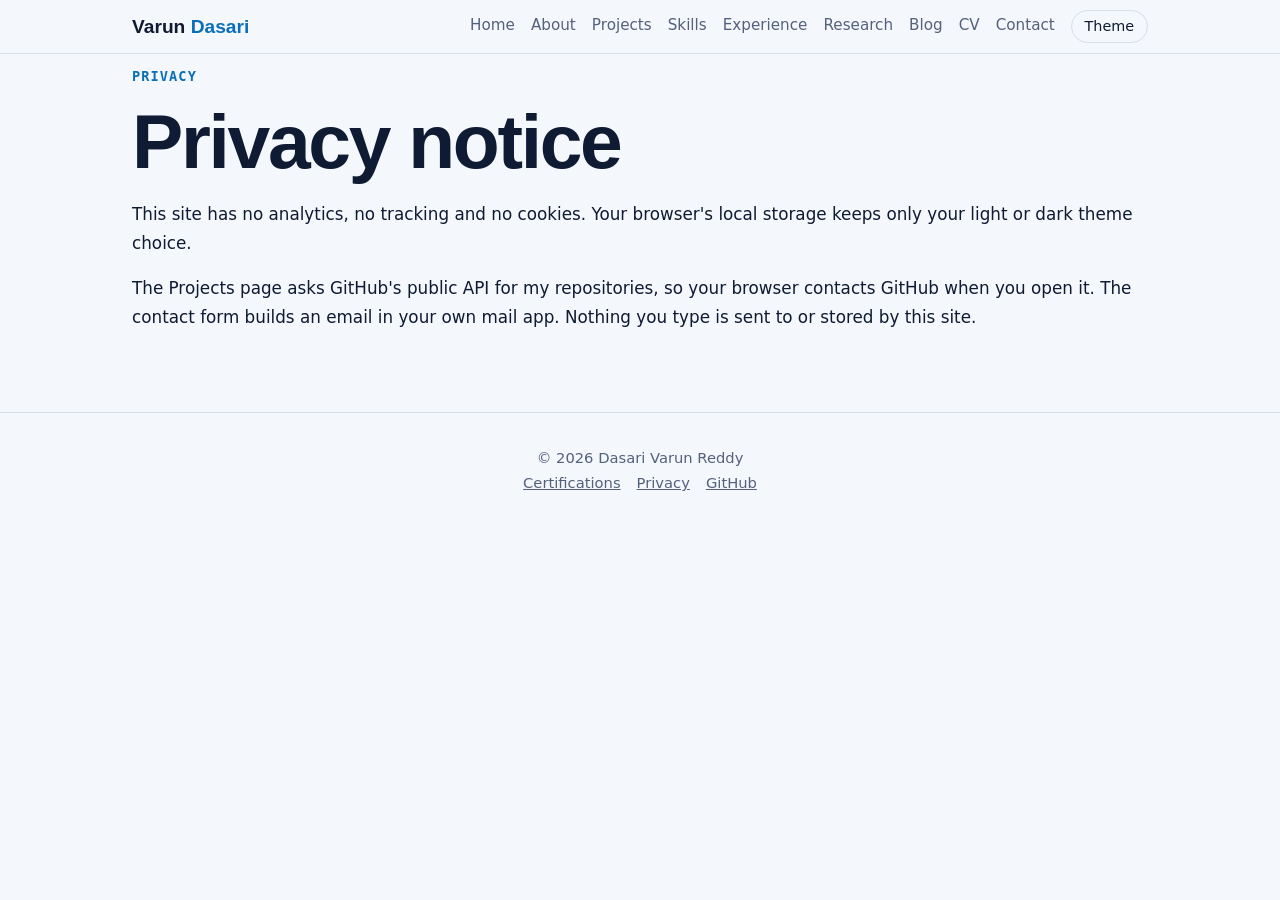
<file: privacy.html>
<!DOCTYPE html>
<html lang="en"><head><meta charset="utf-8"><meta name="viewport" content="width=device-width,initial-scale=1">
<meta http-equiv="Content-Security-Policy" content="default-src 'none'; script-src 'self'; style-src 'self' https://fonts.googleapis.com; font-src https://fonts.gstatic.com; img-src 'self' data:; connect-src 'self' https://api.github.com; base-uri 'none'; form-action 'none'">
<meta name="referrer" content="strict-origin-when-cross-origin">
<title>Privacy · Varun Dasari</title>
<meta name="description" content="Varun Dasari, MSc Cyber Security student in Edinburgh. Privacy.">
<link rel="icon" href="data:image/svg+xml,%3Csvg xmlns='http://www.w3.org/2000/svg' viewBox='0 0 32 32'%3E%3Crect width='32' height='32' rx='7' fill='%230a1020'/%3E%3Ctext x='16' y='22' font-size='16' font-family='sans-serif' font-weight='700' fill='%234cc9f0' text-anchor='middle'%3EVD%3C/text%3E%3C/svg%3E">
<link href="https://fonts.googleapis.com/css2?family=Bricolage+Grotesque:wght@600;800&family=Figtree:wght@400;500;600&display=swap" rel="stylesheet">
<link rel="stylesheet" href="styles.css"></head>
<body data-page="privacy"><a class="skip" href="#main">Skip to content</a>
<main id="main"><div class="wrap" id="app"><noscript>This site needs JavaScript enabled.</noscript></div></main>
<script src="site.js" defer></script></body></html>
</file>
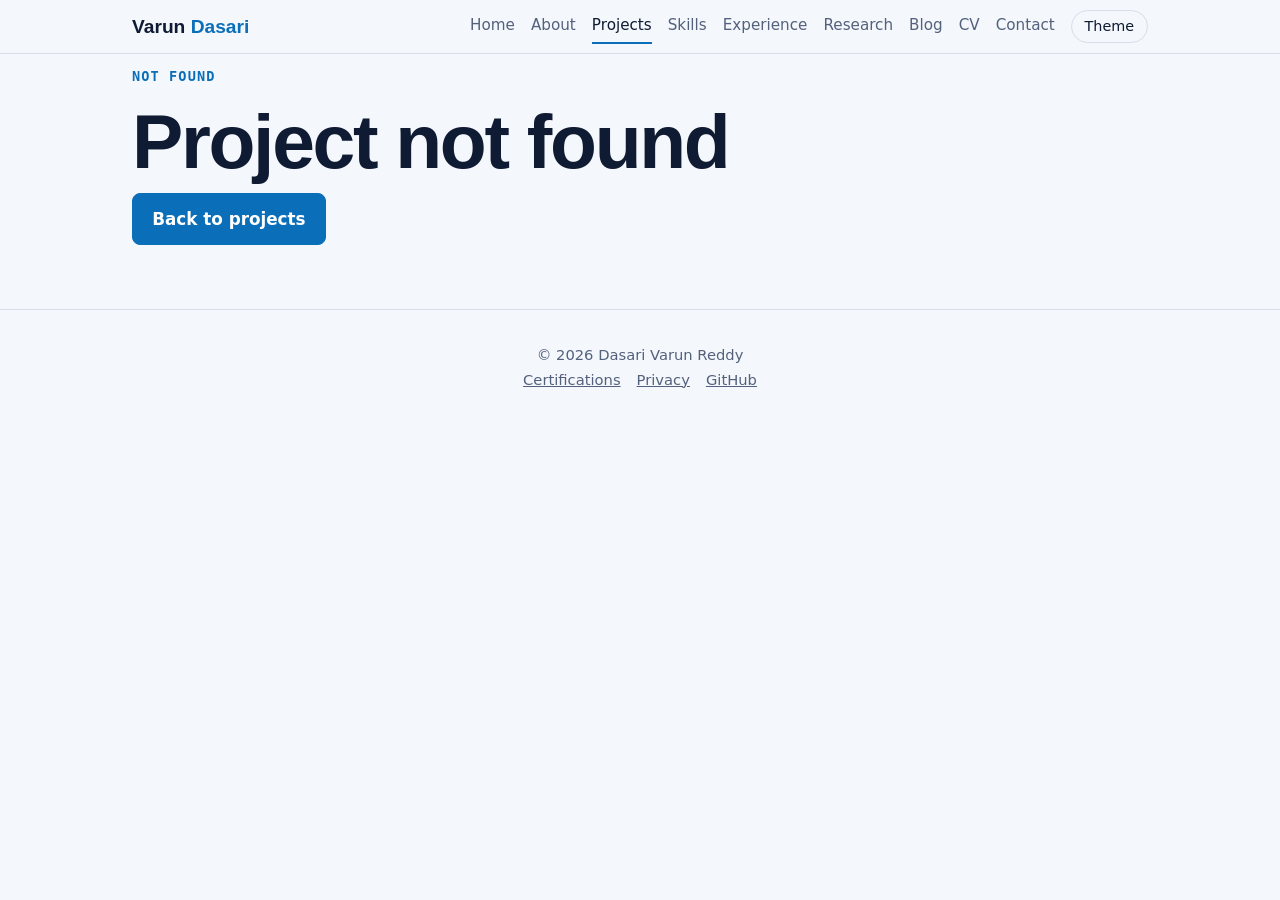
<file: project.html>
<!DOCTYPE html>
<html lang="en"><head><meta charset="utf-8"><meta name="viewport" content="width=device-width,initial-scale=1">
<meta http-equiv="Content-Security-Policy" content="default-src 'none'; script-src 'self'; style-src 'self' https://fonts.googleapis.com; font-src https://fonts.gstatic.com; img-src 'self' data:; connect-src 'self' https://api.github.com; base-uri 'none'; form-action 'none'">
<meta name="referrer" content="strict-origin-when-cross-origin">
<title>Project · Varun Dasari</title>
<meta name="description" content="Varun Dasari, MSc Cyber Security student in Edinburgh. Project.">
<link rel="icon" href="data:image/svg+xml,%3Csvg xmlns='http://www.w3.org/2000/svg' viewBox='0 0 32 32'%3E%3Crect width='32' height='32' rx='7' fill='%230a1020'/%3E%3Ctext x='16' y='22' font-size='16' font-family='sans-serif' font-weight='700' fill='%234cc9f0' text-anchor='middle'%3EVD%3C/text%3E%3C/svg%3E">
<link href="https://fonts.googleapis.com/css2?family=Bricolage+Grotesque:wght@600;800&family=Figtree:wght@400;500;600&display=swap" rel="stylesheet">
<link rel="stylesheet" href="styles.css"></head>
<body data-page="project"><a class="skip" href="#main">Skip to content</a>
<main id="main"><div class="wrap" id="app"><noscript>This site needs JavaScript enabled.</noscript></div></main>
<script src="site.js" defer></script></body></html>
</file>
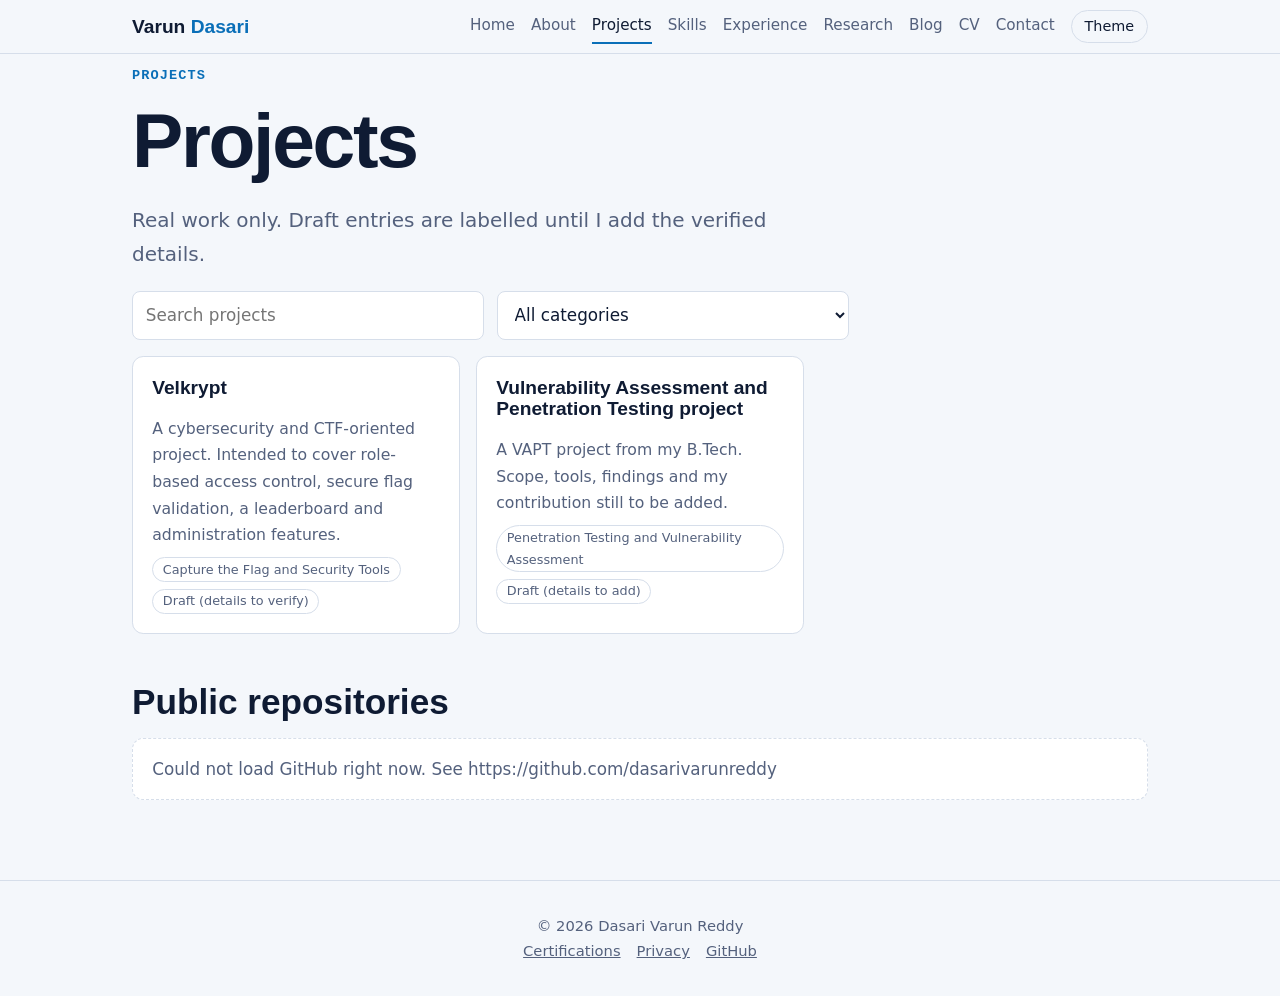
<file: projects.html>
<!DOCTYPE html>
<html lang="en"><head><meta charset="utf-8"><meta name="viewport" content="width=device-width,initial-scale=1">
<meta http-equiv="Content-Security-Policy" content="default-src 'none'; script-src 'self'; style-src 'self' https://fonts.googleapis.com; font-src https://fonts.gstatic.com; img-src 'self' data:; connect-src 'self' https://api.github.com; base-uri 'none'; form-action 'none'">
<meta name="referrer" content="strict-origin-when-cross-origin">
<title>Projects · Varun Dasari</title>
<meta name="description" content="Varun Dasari, MSc Cyber Security student in Edinburgh. Projects.">
<link rel="icon" href="data:image/svg+xml,%3Csvg xmlns='http://www.w3.org/2000/svg' viewBox='0 0 32 32'%3E%3Crect width='32' height='32' rx='7' fill='%230a1020'/%3E%3Ctext x='16' y='22' font-size='16' font-family='sans-serif' font-weight='700' fill='%234cc9f0' text-anchor='middle'%3EVD%3C/text%3E%3C/svg%3E">
<link href="https://fonts.googleapis.com/css2?family=Bricolage+Grotesque:wght@600;800&family=Figtree:wght@400;500;600&display=swap" rel="stylesheet">
<link rel="stylesheet" href="styles.css"></head>
<body data-page="projects"><a class="skip" href="#main">Skip to content</a>
<main id="main"><div class="wrap" id="app"><noscript>This site needs JavaScript enabled.</noscript></div></main>
<script src="site.js" defer></script></body></html>
</file>
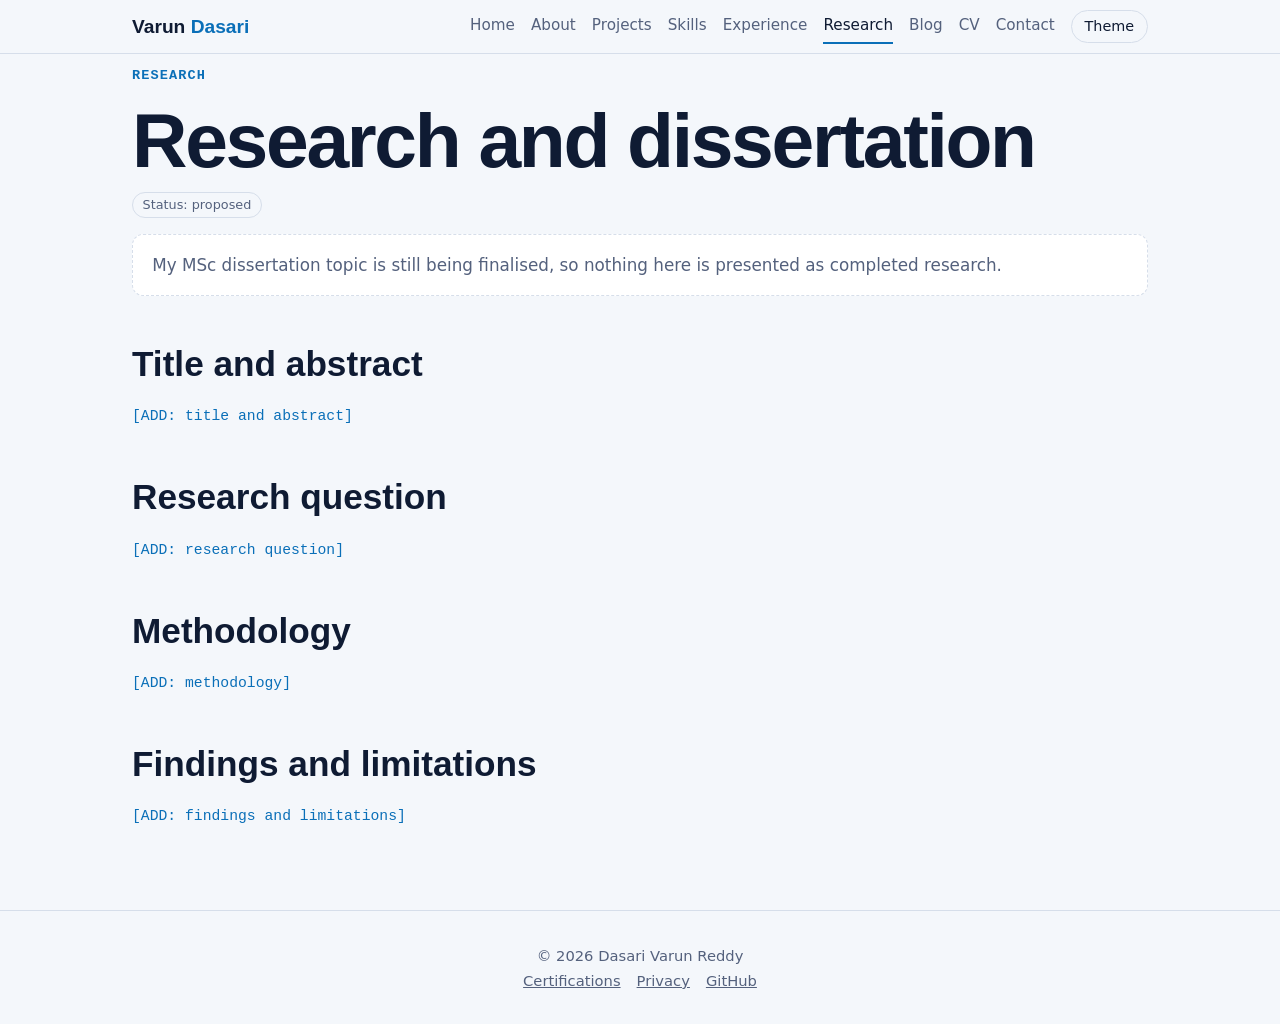
<file: research.html>
<!DOCTYPE html>
<html lang="en"><head><meta charset="utf-8"><meta name="viewport" content="width=device-width,initial-scale=1">
<meta http-equiv="Content-Security-Policy" content="default-src 'none'; script-src 'self'; style-src 'self' https://fonts.googleapis.com; font-src https://fonts.gstatic.com; img-src 'self' data:; connect-src 'self' https://api.github.com; base-uri 'none'; form-action 'none'">
<meta name="referrer" content="strict-origin-when-cross-origin">
<title>Research · Varun Dasari</title>
<meta name="description" content="Varun Dasari, MSc Cyber Security student in Edinburgh. Research.">
<link rel="icon" href="data:image/svg+xml,%3Csvg xmlns='http://www.w3.org/2000/svg' viewBox='0 0 32 32'%3E%3Crect width='32' height='32' rx='7' fill='%230a1020'/%3E%3Ctext x='16' y='22' font-size='16' font-family='sans-serif' font-weight='700' fill='%234cc9f0' text-anchor='middle'%3EVD%3C/text%3E%3C/svg%3E">
<link href="https://fonts.googleapis.com/css2?family=Bricolage+Grotesque:wght@600;800&family=Figtree:wght@400;500;600&display=swap" rel="stylesheet">
<link rel="stylesheet" href="styles.css"></head>
<body data-page="research"><a class="skip" href="#main">Skip to content</a>
<main id="main"><div class="wrap" id="app"><noscript>This site needs JavaScript enabled.</noscript></div></main>
<script src="site.js" defer></script></body></html>
</file>
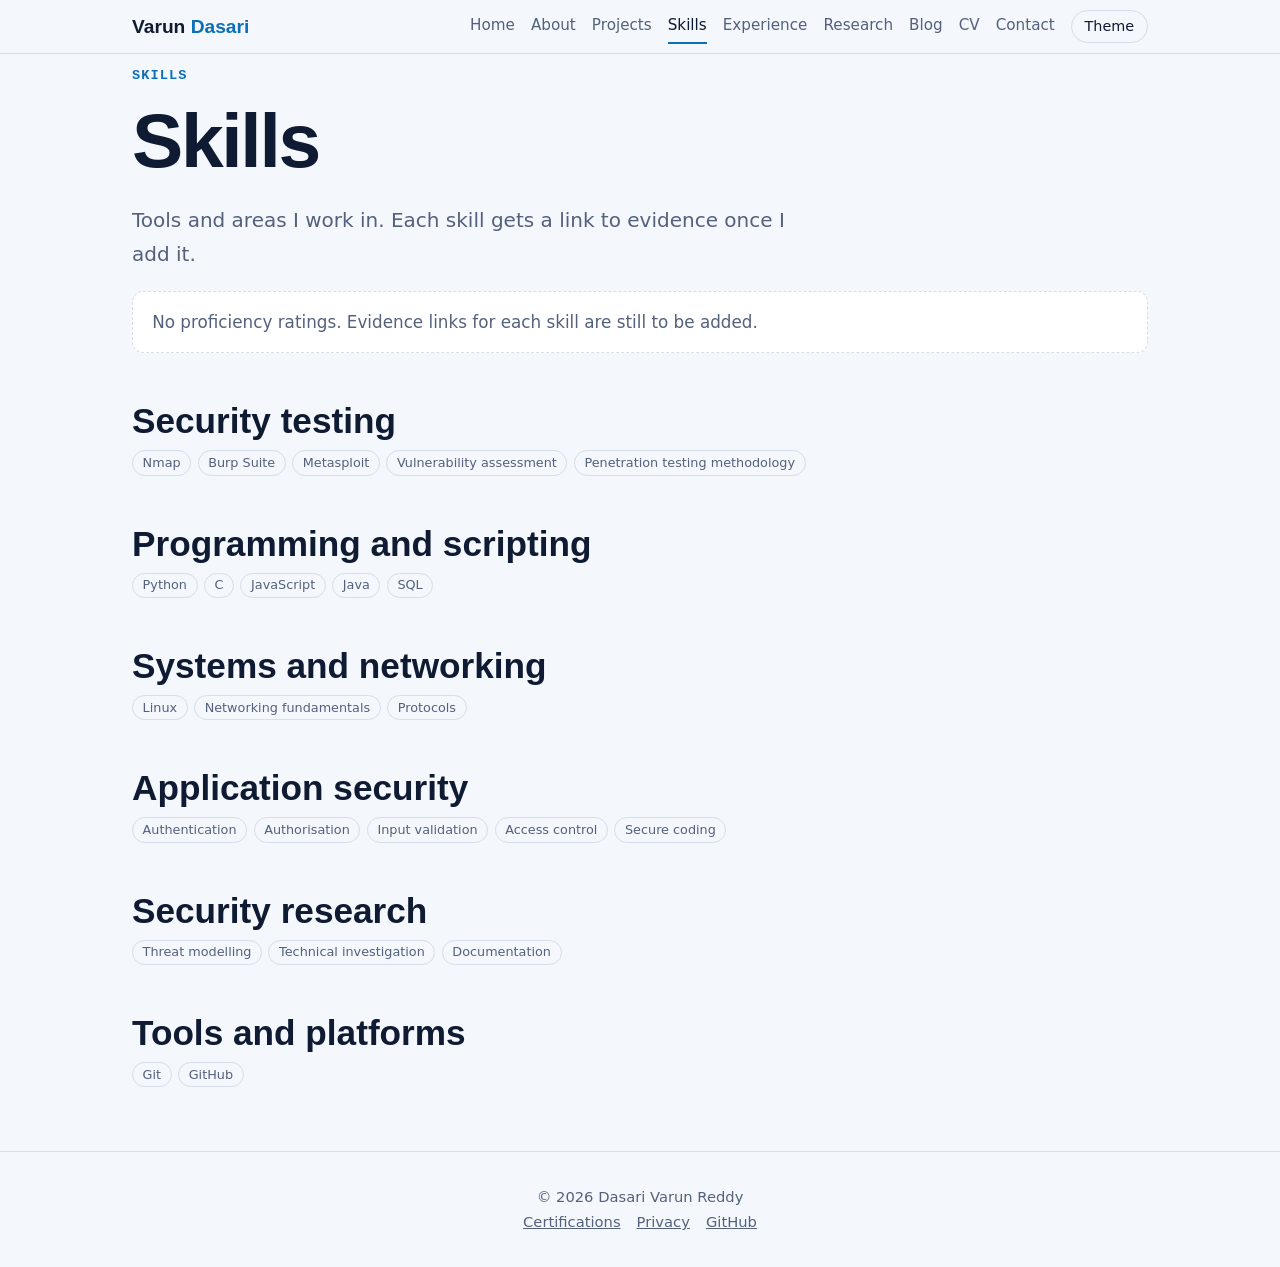
<file: skills.html>
<!DOCTYPE html>
<html lang="en"><head><meta charset="utf-8"><meta name="viewport" content="width=device-width,initial-scale=1">
<meta http-equiv="Content-Security-Policy" content="default-src 'none'; script-src 'self'; style-src 'self' https://fonts.googleapis.com; font-src https://fonts.gstatic.com; img-src 'self' data:; connect-src 'self' https://api.github.com; base-uri 'none'; form-action 'none'">
<meta name="referrer" content="strict-origin-when-cross-origin">
<title>Skills · Varun Dasari</title>
<meta name="description" content="Varun Dasari, MSc Cyber Security student in Edinburgh. Skills.">
<link rel="icon" href="data:image/svg+xml,%3Csvg xmlns='http://www.w3.org/2000/svg' viewBox='0 0 32 32'%3E%3Crect width='32' height='32' rx='7' fill='%230a1020'/%3E%3Ctext x='16' y='22' font-size='16' font-family='sans-serif' font-weight='700' fill='%234cc9f0' text-anchor='middle'%3EVD%3C/text%3E%3C/svg%3E">
<link href="https://fonts.googleapis.com/css2?family=Bricolage+Grotesque:wght@600;800&family=Figtree:wght@400;500;600&display=swap" rel="stylesheet">
<link rel="stylesheet" href="styles.css"></head>
<body data-page="skills"><a class="skip" href="#main">Skip to content</a>
<main id="main"><div class="wrap" id="app"><noscript>This site needs JavaScript enabled.</noscript></div></main>
<script src="site.js" defer></script></body></html>
</file>
<file: styles.css>
:root{--bg:#0a1020;--surface:#111a2e;--ink:#e6ecf8;--muted:#98a6c3;--line:#22304d;--accent:#4cc9f0;--on:#04101c;color-scheme:dark}
@media(prefers-color-scheme:light){:root:not([data-theme=dark]){--bg:#f4f7fb;--surface:#fff;--ink:#0f1b33;--muted:#54617d;--line:#d6deea;--accent:#0a6fb8;--on:#fff;color-scheme:light}}
:root[data-theme=light]{--bg:#f4f7fb;--surface:#fff;--ink:#0f1b33;--muted:#54617d;--line:#d6deea;--accent:#0a6fb8;--on:#fff;color-scheme:light}
*{box-sizing:border-box}html{scroll-behavior:smooth}
body{margin:0;background:var(--bg);color:var(--ink);font:400 1.05rem/1.7 Figtree,system-ui,sans-serif}
h1,h2,h3{font-family:"Bricolage Grotesque",Figtree,sans-serif;line-height:1.12;margin:0 0 .6rem}
h1{font-size:clamp(2.6rem,7vw,4.8rem);font-weight:800;letter-spacing:-.03em}h2{font-size:clamp(1.6rem,3.5vw,2.2rem);margin-top:3rem}h3{font-size:1.2rem}
a{color:var(--accent)}:focus-visible{outline:3px solid var(--accent);outline-offset:3px;border-radius:4px}
.wrap{max-width:66rem;margin:0 auto;padding:0 1.25rem 4rem}
.skip{position:absolute;left:-999px}.skip:focus{left:1rem;top:1rem;background:var(--surface);padding:.5rem 1rem;z-index:20}
.bar{position:sticky;top:0;z-index:10;background:var(--bg);border-bottom:1px solid var(--line)}
.bar .in{max-width:66rem;margin:0 auto;padding:.6rem 1.25rem;display:flex;align-items:center;justify-content:space-between;gap:1rem;flex-wrap:wrap}
.logo{font:800 1.2rem "Bricolage Grotesque",sans-serif;color:var(--ink);text-decoration:none}.logo b{color:var(--accent)}
.bar nav{display:flex;gap:.2rem 1rem;flex-wrap:wrap;align-items:center}
.bar nav a{color:var(--muted);text-decoration:none;font-size:.95rem;padding:.2rem 0;border-bottom:2px solid transparent}
.bar nav a:hover,.bar nav a[aria-current]{color:var(--ink);border-color:var(--accent)}
.th{background:none;border:1px solid var(--line);color:var(--ink);border-radius:999px;padding:.2rem .8rem;font:inherit;font-size:.9rem;cursor:pointer}
.hero{padding:clamp(3rem,9vw,6rem) 0 1rem}.lead{font-size:1.25rem;color:var(--muted);max-width:42rem}.kick{font:600 .85rem ui-monospace,monospace;color:var(--accent);letter-spacing:.08em;text-transform:uppercase}
.btns{display:flex;gap:.7rem;flex-wrap:wrap;margin:1.5rem 0}
.btn{display:inline-block;padding:.65rem 1.2rem;border-radius:.5rem;font-weight:600;text-decoration:none;border:1px solid var(--accent);color:var(--accent);background:none;font:inherit;font-weight:600;cursor:pointer}
.btn.p{background:var(--accent);color:var(--on)}
.cards{display:grid;grid-template-columns:repeat(auto-fill,minmax(18rem,1fr));gap:1rem;margin-top:1rem}
.card{background:var(--surface);border:1px solid var(--line);border-radius:.7rem;padding:1.2rem;display:flex;flex-direction:column;gap:.5rem}
.card p{margin:0;color:var(--muted);font-size:.98rem}.card h3 a{color:var(--ink);text-decoration:none}.card h3 a:hover{color:var(--accent)}
.tags{display:flex;gap:.4rem;flex-wrap:wrap}.tag{font-size:.8rem;border:1px solid var(--line);border-radius:999px;padding:.05rem .6rem;color:var(--muted)}
.note{border:1px dashed var(--line);border-radius:.7rem;padding:1rem 1.2rem;color:var(--muted);background:var(--surface);margin:1rem 0}
.todo{color:var(--accent);font-family:ui-monospace,monospace;font-size:.92rem}
.tl{list-style:none;margin:1rem 0;padding:0 0 0 1.2rem;border-left:2px solid var(--line)}
.tl li{position:relative;padding:0 0 1.4rem 1rem}.tl li::before{content:"";position:absolute;left:-1.72rem;top:.6rem;width:.75rem;height:.75rem;border-radius:50%;background:var(--accent)}
.tl .when{color:var(--muted);font-size:.9rem}.tl p{margin:.3rem 0 0;color:var(--muted)}
.steps{counter-reset:s;list-style:none;padding:0;display:grid;grid-template-columns:repeat(auto-fit,minmax(11rem,1fr));gap:1rem}
.steps li{counter-increment:s;background:var(--surface);border:1px solid var(--line);border-radius:.7rem;padding:1rem}.steps li::before{content:"0" counter(s);display:block;color:var(--accent);font:700 .85rem ui-monospace,monospace}
.tools{display:flex;gap:.8rem;flex-wrap:wrap;margin:1rem 0}.tools input,.tools select,form input,form textarea{background:var(--surface);color:var(--ink);border:1px solid var(--line);border-radius:.5rem;padding:.6rem .8rem;font:inherit;width:100%;max-width:22rem}
form{display:grid;gap:1rem;max-width:34rem}form textarea{max-width:none;min-height:9rem}label{display:grid;gap:.3rem;font-weight:500}
.err{color:#ff7b7b}.ok{color:#4ade80}
footer{border-top:1px solid var(--line);padding:2rem 1.25rem;color:var(--muted);font-size:.92rem;text-align:center}footer a{color:var(--muted);margin:0 .5rem}
@media print{.bar,footer,.btns,.skip{display:none}body{background:#fff;color:#000}.card,.note{border-color:#999;background:#fff}a{color:#000}}
@media(prefers-reduced-motion:reduce){html{scroll-behavior:auto}}
</file>
